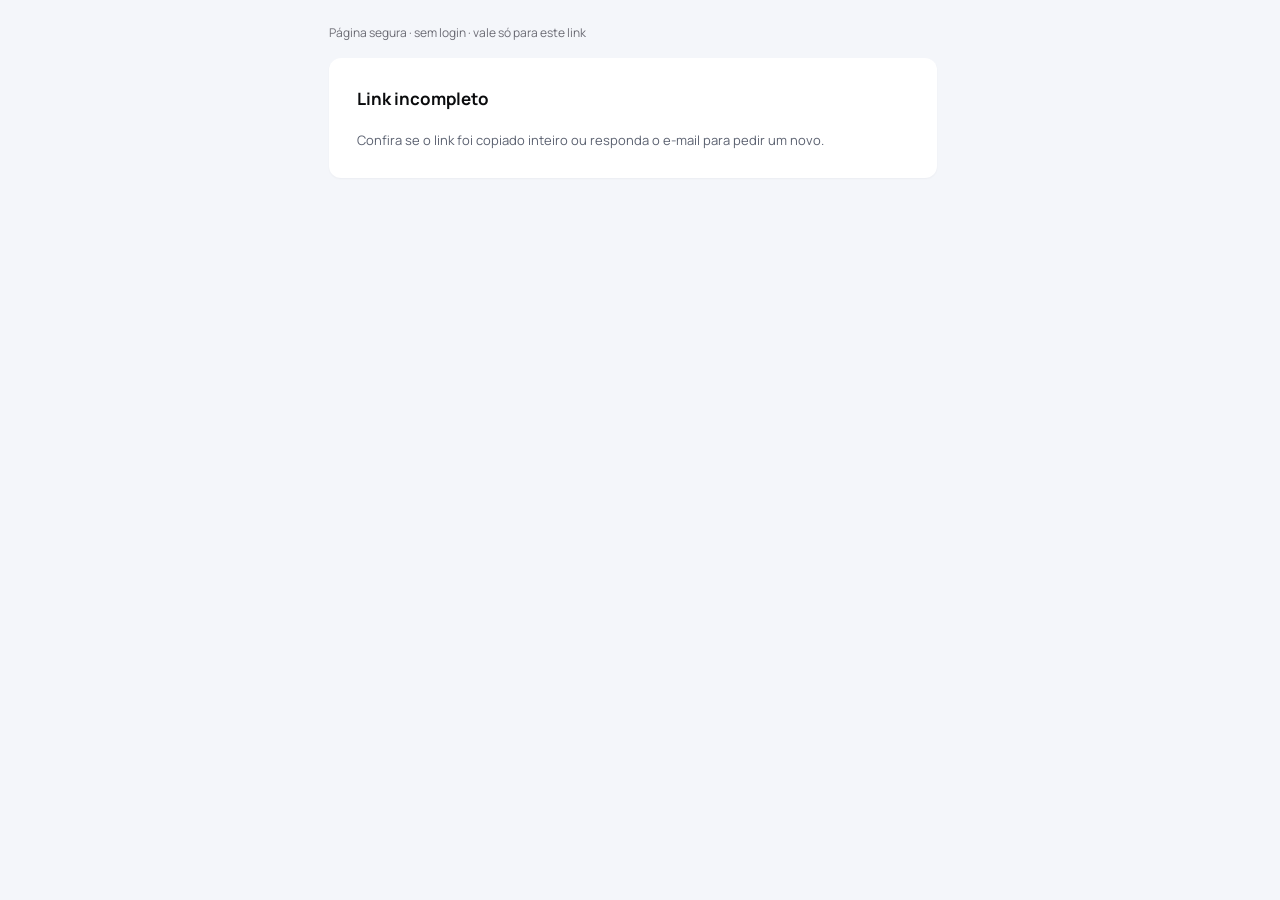
<file: app/confirmar.html>
<!doctype html>
<html lang="pt-BR">
<head>
<meta charset="utf-8">
<meta name="viewport" content="width=device-width, initial-scale=1, viewport-fit=cover">
<meta name="theme-color" content="#f4f6fa" media="(prefers-color-scheme: light)">
<meta name="theme-color" content="#000000" media="(prefers-color-scheme: dark)">
<meta name="robots" content="noindex, nofollow">
<title>Confirmar</title>
<link rel="preconnect" href="https://fonts.googleapis.com">
<link rel="preconnect" href="https://fonts.gstatic.com" crossorigin>
<link rel="stylesheet" href="https://fonts.googleapis.com/css2?family=Manrope:wght@400;500;600;700&family=Sora:wght@400;500;600;700&display=swap">
<link rel="stylesheet" href="css/sonvi.css?v=202611112105">
<!-- Página que o financeiro do veículo abre pelo e-mail (database/055): ?f=<token> confirma o faturamento (nº da nota);
     ?p=<token> responde se o cliente pagou. Sem login: só o que o link permite. Nada muda só por abrir. -->
<style>
  body { display:block; min-height:100%; background:var(--bg); }
  .cf { max-width:640px; margin:0 auto; padding:24px 16px 48px; display:flex; flex-direction:column; gap:16px; }
  .cf-top { display:flex; align-items:center; justify-content:space-between; gap:12px; flex-wrap:wrap; }
  .cf-top img { height:22px; width:auto; } .cf-top small { color:var(--ink-3); font-size:12px; }
  .cf .card { display:flex; flex-direction:column; gap:18px; padding:28px; }
  .cf-cab { display:flex; align-items:center; gap:12px; }
  .cf-selo { width:44px; height:44px; border-radius:50%; display:grid; place-items:center; font:700 12px var(--font); color:#fff; flex:none; overflow:hidden; }
  .cf-selo img { width:100%; height:100%; object-fit:cover; }
  .cf-cab h1 { margin:0; font:600 24px/1.2 var(--display); letter-spacing:-.01em; }
  .cf-cab small { color:var(--ink-2); font-size:13px; display:block; }
  .cf-dl { display:grid; grid-template-columns:minmax(120px, max-content) 1fr; gap:10px 16px; margin:0; padding:16px 18px; border:1px solid var(--line); border-radius:var(--radius-m); font-size:14px; }
  .cf-dl dt { color:var(--ink-3); } .cf-dl dd { margin:0; font-weight:600; min-width:0; overflow-wrap:anywhere; }
  .cf-g2 { display:grid; grid-template-columns:repeat(2, minmax(0, 1fr)); gap:14px; }
  .cf-op { display:flex; align-items:center; gap:12px; min-height:52px; padding:0 14px; border:1px solid var(--line); border-radius:var(--radius-m); font-size:15px; font-weight:600; cursor:pointer; }
  .cf-op:has(input:checked) { border:2px solid var(--accent); background:var(--accent-soft); padding:0 13px; }
  .cf-op input { width:20px; height:20px; margin:0; accent-color:var(--accent); }
  .cf-sub { display:flex; flex-direction:column; gap:14px; padding-left:14px; }
  .cf-sub[hidden] { display:none; }
  .cf .btn.pri { height:50px; justify-content:center; }
  .cf-ok { text-align:center; align-items:center; }
  .cf-ok .ic { width:56px; height:56px; border-radius:50%; background:var(--accent-soft); color:var(--accent); display:grid; place-items:center; }
  .cf-ok .ic svg { width:28px; height:28px; stroke:currentColor; fill:none; stroke-width:2.2; }
  .cf-nota { color:var(--ink-2); font-size:13px; line-height:1.6; margin:0; }
  .cf-erro { color:var(--red); font-size:13px; margin:0; }
  @media (max-width:520px) { .cf .card { padding:20px; } .cf-g2 { grid-template-columns:1fr; } .cf-dl { grid-template-columns:1fr; gap:2px; } .cf-dl dd { margin-bottom:8px; } }
</style>
</head>
<body>
<div class="cf">
  <div class="cf-top"><small>Página segura · sem login · vale só para este link</small></div>
  <main class="card" id="caixa" aria-live="polite"><b>Abrindo…</b></main>
</div>
<script src="js/config.js?v=202611112105"></script>
<script src="js/data.js?v=202611112105"></script>
<script>
(() => {
  const qs = new URLSearchParams(location.search), tf = qs.get('f') || '', tp = qs.get('p') || '';
  const token = tf || tp, modo = tf ? 'fat' : 'pag', caixa = document.getElementById('caixa');
  const esc = s => String(s ?? '').replace(/[&<>"]/g, c => ({ '&':'&amp;', '<':'&lt;', '>':'&gt;', '"':'&quot;' }[c]));
  const brl = v => 'R$ ' + Number(v || 0).toLocaleString('pt-BR', { minimumFractionDigits:2, maximumFractionDigits:2 });
  const dfmt = d => d ? `${d.slice(8, 10)}/${d.slice(5, 7)}/${d.slice(0, 4)}` : '';
  const hoje = () => { const d = new Date(); return `${d.getFullYear()}-${String(d.getMonth() + 1).padStart(2, '0')}-${String(d.getDate()).padStart(2, '0')}`; };
  const num = s => { const t = String(s || '').replace(/[^\d,.-]/g, ''); return Number(t.includes(',') ? t.replace(/\./g, '').replace(',', '.') : t) || 0; };
  const rpc = (fn, corpo) => fetch(window.SONVI_CONFIG.url + '/rest/v1/rpc/' + fn, { method:'POST', headers:{ apikey:window.SONVI_CONFIG.key, 'Content-Type':'application/json' }, body:JSON.stringify(corpo) })
    .then(async r => { const j = await r.json().catch(() => null); if (!r.ok) throw new Error((j && (j.message || j.hint)) || 'Não foi possível concluir. Tente de novo.'); return j; });
  const estado = (titulo, texto) => { caixa.innerHTML = `<b style="font-size:17px">${titulo}</b><p class="cf-nota">${texto}</p>`; };
  const nomeSalvo = '', lembrarNome = () => {};
  const tema = v => { if (v && /^#[0-9a-f]{6}$/i.test(v.cor || '')) { document.documentElement.style.setProperty('--accent', v.cor); document.documentElement.style.setProperty('--accent-soft', v.cor + '1f'); } };
  const cab = (v, rot, titulo) => `<div class="cf-cab"><span class="cf-selo" style="background:${esc(v.cor || '#0055ff')}">${v.logo ? `<img src="${esc(v.logo)}" alt="" width="44" height="44">` : esc(v.sigla || '')}</span><div><small>${esc(v.nome || '')} · ${rot}</small><h1>${titulo}</h1></div></div>`;
  const pronto = (v, titulo, texto) => { caixa.classList.add('cf-ok'); caixa.innerHTML = `<span class="ic"><svg viewBox="0 0 24 24" aria-hidden="true"><path d="M5 12.5l4.5 4.5L19 7.5"/></svg></span><h1 style="margin:0;font:600 22px var(--display)">${titulo}</h1><p class="cf-nota">${texto}</p><p class="cf-nota">${esc(v.nome || '')} · pode fechar esta página.</p>`; caixa.focus(); };
  const ativa = (form, fn) => form.addEventListener('submit', async e => { e.preventDefault(); const b = form.querySelector('button[type=submit]'), er = form.querySelector('.cf-erro');
    er.textContent = ''; b.disabled = true; try { await fn(new FormData(form)); } catch (x) { er.textContent = x.message; b.disabled = false; } });

  if (!/^[0-9a-f-]{36}$/i.test(token)) return estado('Link incompleto', 'Confira se o link foi copiado inteiro ou responda o e-mail para pedir um novo.');

  if (modo === 'fat') rpc('pedido_por_token', { p_token:token }).then(p => {
    if (!p) return estado('Link inválido', 'Este pedido não existe mais. Responda o e-mail para falar com quem enviou.');
    const v = p.veiculo || {}, d = p.dados || {}, parc = p.parcelas || [], um = parc.length <= 1; tema(v);
    if (p.situacao === 'faturado') return pronto(v, 'Faturamento já confirmado', `Nota ${esc(p.nota_fiscal)} · confirmado por ${esc(p.confirmado_por)} em ${dfmt(String(p.confirmado_em || '').slice(0, 10))}.`);
    caixa.innerHTML = `${cab(v, 'pedido de faturamento', 'Confirmar faturamento')}
      <dl class="cf-dl"><dt>PI</dt><dd>${esc([d.pi_no, d.titulo].filter(Boolean).join(' · '))}</dd><dt>Cliente</dt><dd>${esc([d.cliente, d.documento].filter(Boolean).join(' · '))}</dd>
        ${d.mes_nome ? `<dt>Mês veiculado</dt><dd>${esc(d.mes_nome)}</dd>` : ''}<dt>Valor</dt><dd>${brl(d.valor)}</dd>
        ${parc.length > 1 ? `<dt>Parcelas</dt><dd>${parc.map(x => `${x.parcela}ª ${brl(x.valor)} · ${x.vencimento ? dfmt(x.vencimento) : 'a combinar'}`).join('<br>')}</dd>` : ''}
        ${d.email_nota ? `<dt>Nota e boleto para</dt><dd>${esc(d.email_nota)}</dd>` : ''}</dl>
      <form id="fm" novalidate style="display:flex;flex-direction:column;gap:14px">
        <div class="cf-g2"><label class="f">Número da nota fiscal<input name="nf" required autocomplete="off" inputmode="numeric" placeholder="Ex.: 1.287"></label>
          ${um ? `<label class="f">Vencimento do boleto<input name="venc" type="date" value="${esc((parc[0] || {}).vencimento || d.vencimento || '')}"></label>` : ''}</div>
        <label class="f">Observação (opcional)<textarea name="obs" rows="2" placeholder="Ex.: boleto enviado ao cliente junto com a nota"></textarea></label>
        <label class="f">Seu nome<input name="nome" required autocomplete="name" value="${esc(nomeSalvo)}" placeholder="Ex.: Carla · Financeiro"></label>
        <p class="cf-erro" role="alert"></p>
        <button class="btn pri" type="submit">Confirmar faturamento</button>
        <p class="cf-nota">Ao confirmar, quem pediu vê "Faturado" com o número da nota na hora. Dúvidas? Responda o e-mail.</p></form>`;
    ativa(document.getElementById('fm'), async f => { const nf = String(f.get('nf') || '').trim(), nome = String(f.get('nome') || '').trim();
      if (!nf) throw new Error('Informe o número da nota fiscal.'); if (!nome) throw new Error('Informe o seu nome.');
      await rpc('confirmar_faturamento', { p_token:token, p_nf:nf, p_venc:f.get('venc') || null, p_obs:String(f.get('obs') || ''), p_nome:nome });
      lembrarNome(nome); pronto(v, 'Faturamento confirmado', `Nota ${esc(nf)} registrada. Obrigado!`); });
  }).catch(e => estado('Não foi possível abrir', esc(e.message)));

  if (modo === 'pag') rpc('parcela_por_token', { p_token:token }).then(l => {
    if (!l) return estado('Link inválido', 'Esta parcela não existe mais. Responda o e-mail para falar com quem enviou.');
    const v = l.veiculo || {}; tema(v);
    if (l.pago_em) return pronto(v, 'Esta parcela já está paga', `Baixa em ${dfmt(l.pago_em)}${l.respondido_por ? ` · informada por ${esc(l.respondido_por)}` : ''}.`);
    caixa.innerHTML = `${cab(v, l.perguntas > 1 ? `${l.perguntas}ª pergunta` : 'recebimento', 'O cliente pagou esta parcela?')}
      <dl class="cf-dl"><dt>Cliente</dt><dd>${esc(l.contraparte)}</dd>${l.pi ? `<dt>PI</dt><dd>${esc(l.pi)}</dd>` : ''}${l.nota_fiscal ? `<dt>Nota fiscal</dt><dd>${esc(l.nota_fiscal)}</dd>` : ''}
        <dt>Vencimento</dt><dd>${l.vencimento ? dfmt(l.vencimento) : 'a combinar'}</dd><dt>Valor</dt><dd>${brl(l.valor)}</dd></dl>
      ${l.resposta === 'ainda_nao' ? `<p class="cf-nota">Última resposta: "Ainda não", em ${dfmt(String(l.respondido_em || '').slice(0, 10))}${l.respondido_por ? ` (${esc(l.respondido_por)})` : ''}.</p>` : ''}
      <form id="fm" novalidate style="display:flex;flex-direction:column;gap:12px">
        <fieldset style="border:0;padding:0;margin:0;display:flex;flex-direction:column;gap:10px"><legend class="f" style="margin-bottom:8px;font-weight:600">Resposta</legend>
          <label class="cf-op"><input type="radio" name="r" value="sim" checked>Sim, pagou</label>
          <div class="cf-sub" id="sub"><div class="cf-g2"><label class="f">Data em que o dinheiro entrou<input name="data" type="date" value="${hoje()}" max="${hoje()}"></label>
            <label class="f">Valor recebido (R$)<input name="valor" inputmode="decimal" value="${Number(l.valor).toLocaleString('pt-BR', { minimumFractionDigits:2 })}"></label></div></div>
          <label class="cf-op"><input type="radio" name="r" value="nao">Ainda não</label></fieldset>
        <label class="f">Seu nome<input name="nome" required autocomplete="name" value="${esc(nomeSalvo)}" placeholder="Ex.: Carla · Financeiro"></label>
        <p class="cf-erro" role="alert"></p>
        <button class="btn pri" type="submit">Enviar resposta</button>
        <p class="cf-nota">"Ainda não": perguntamos de novo em 7 dias. Valor menor que o da parcela fica como pago em parte, e o restante continua em aberto.</p></form>`;
    const fm = document.getElementById('fm');
    fm.addEventListener('change', () => { document.getElementById('sub').hidden = fm.r.value !== 'sim'; });
    ativa(fm, async f => { const sim = f.get('r') === 'sim', nome = String(f.get('nome') || '').trim();
      if (!nome) throw new Error('Informe o seu nome.');
      const valor = sim ? num(f.get('valor')) : null, data = sim ? String(f.get('data') || '') : null;
      if (sim && !data) throw new Error('Informe a data em que o dinheiro entrou.');
      if (sim && !(valor > 0)) throw new Error('Informe o valor recebido.');
      const r = await rpc('responder_pagamento', { p_token:token, p_pagou:sim, p_data:data, p_valor:valor, p_nome:nome });
      lembrarNome(nome);
      if (!sim) pronto(v, 'Resposta registrada', 'Obrigado! Perguntamos de novo em 7 dias.');
      else pronto(v, 'Pagamento registrado', r && r.resto > 0 ? `Recebido ${brl(valor)}. Ficam ${brl(r.resto)} em aberto, com o mesmo vencimento.` : `Recebido ${brl(valor)} em ${dfmt(data)}. Obrigado!`); });
  }).catch(e => estado('Não foi possível abrir', esc(e.message)));
})();
</script>
</body>
</html>
</file>
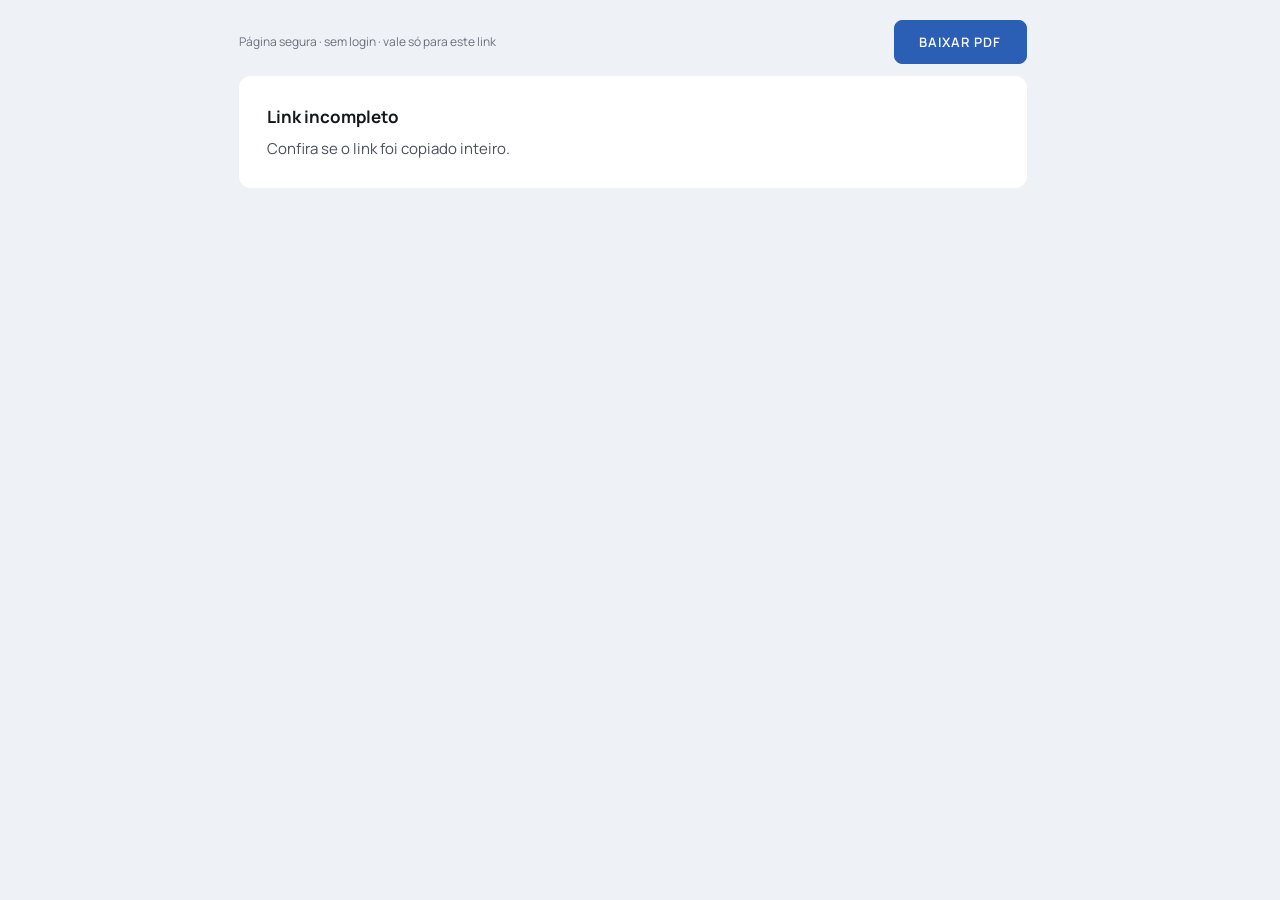
<file: app/extrato.html>
<!doctype html>
<html lang="pt-BR">
<head>
<meta charset="utf-8">
<meta name="viewport" content="width=device-width, initial-scale=1, viewport-fit=cover">
<meta name="robots" content="noindex, nofollow">
<title>Extrato de comissão</title>
<link rel="preconnect" href="https://fonts.googleapis.com">
<link rel="preconnect" href="https://fonts.gstatic.com" crossorigin>
<link rel="stylesheet" href="https://fonts.googleapis.com/css2?family=Manrope:wght@400;500;600;700&family=Sora:wght@400;500;600;700&display=swap">
<link rel="stylesheet" href="css/sonvi.css?v=202611112105">
<!-- Extrato de comissão do consultor (database/068): extrato.html?e=<token>, sem login. Só o extrato daquele consultor,
     de um mês fechado. Com o nome da empresa comercial, nunca SONVI. "Baixar PDF" imprime a folha. -->
<style>
  body { display:block; min-height:100%; background:#eef1f6; color-scheme:light; }
  .ex { max-width:820px; margin:0 auto; padding:20px 16px 48px; display:flex; flex-direction:column; gap:12px; }
  .ex-top { display:flex; align-items:center; justify-content:space-between; gap:12px; flex-wrap:wrap; } .ex-top small { color:#6b6f7a; font-size:12px; }
  .ex-acoes { display:flex; gap:8px; flex-wrap:wrap; }
  .ex-folha { border-radius:12px; overflow:hidden; box-shadow:0 1px 2px rgba(0,0,0,.06), 0 12px 32px -12px rgba(16,24,40,.18); background:#fff; }
  .ex-estado { background:#fff; border-radius:12px; padding:28px; color:#15171c; } .ex-estado p { color:#4b4f5a; margin:8px 0 0; }
  .ex .btn { background:#fff; color:#15171c; border-color:rgba(21,23,28,.55); } .ex .btn.pri { background:#2b5fb5; border-color:#2b5fb5; color:#fff; }
  @media print { @page { size:A4; margin:10mm; } body { background:#fff; } .ex { padding:0; max-width:none; } .ex-top { display:none; } .ex-folha { box-shadow:none; border-radius:0; } body > .ex:not(#print) { display:block !important; } }
</style>
</head>
<body>
<div class="ex">
  <div class="ex-top"><small>Página segura · sem login · vale só para este link</small><span class="ex-acoes" id="acoes" hidden><button class="btn pri" type="button" id="pdf">Baixar PDF</button></span></div>
  <main id="caixa" aria-live="polite"><div class="ex-estado"><b>Abrindo…</b></div></main>
</div>
<script src="js/config.js?v=202611112105"></script>
<script src="js/extrato-folha.js?v=202611112105"></script>
<script>
(() => {
  const token = new URLSearchParams(location.search).get('e') || '', caixa = document.getElementById('caixa');
  const MESES = ['janeiro', 'fevereiro', 'março', 'abril', 'maio', 'junho', 'julho', 'agosto', 'setembro', 'outubro', 'novembro', 'dezembro'];
  const esc = s => String(s ?? '').replace(/[&<>"]/g, c => ({ '&':'&amp;', '<':'&lt;', '>':'&gt;', '"':'&quot;' }[c]));
  const estado = (t, x) => { caixa.innerHTML = `<div class="ex-estado"><b style="font-size:17px">${t}</b><p>${x}</p></div>`; };
  if (!/^[0-9a-f-]{36}$/i.test(token)) return estado('Link incompleto', 'Confira se o link foi copiado inteiro.');
  fetch(window.SONVI_CONFIG.url + '/rest/v1/rpc/extrato_por_token', { method:'POST', headers:{ apikey:window.SONVI_CONFIG.key, 'Content-Type':'application/json' }, body:JSON.stringify({ p_token:token }) })
    .then(r => r.json().then(j => { if (!r.ok) throw new Error((j && j.message) || 'Não foi possível abrir.'); return j; }))
    .then(x => {
      if (!x) return estado('Link inválido', 'Este extrato não existe mais.');
      if (x.reaberto) return estado('Extrato em revisão', 'O mês foi reaberto para ajuste. Quando for fechado de novo, um novo extrato chega para você.');
      const m = String(x.mes); document.title = `Extrato de comissão · ${MESES[+m.slice(5) - 1]}/${m.slice(0, 4)}`;
      caixa.innerHTML = `<div class="ex-folha">${window.SONVI_EXTRATO.html(x)}</div>`;
      document.getElementById('acoes').hidden = false; document.getElementById('pdf').onclick = () => window.print();
    }).catch(e => estado('Não foi possível abrir', esc(e.message)));
})();
</script>
</body>
</html>
</file>
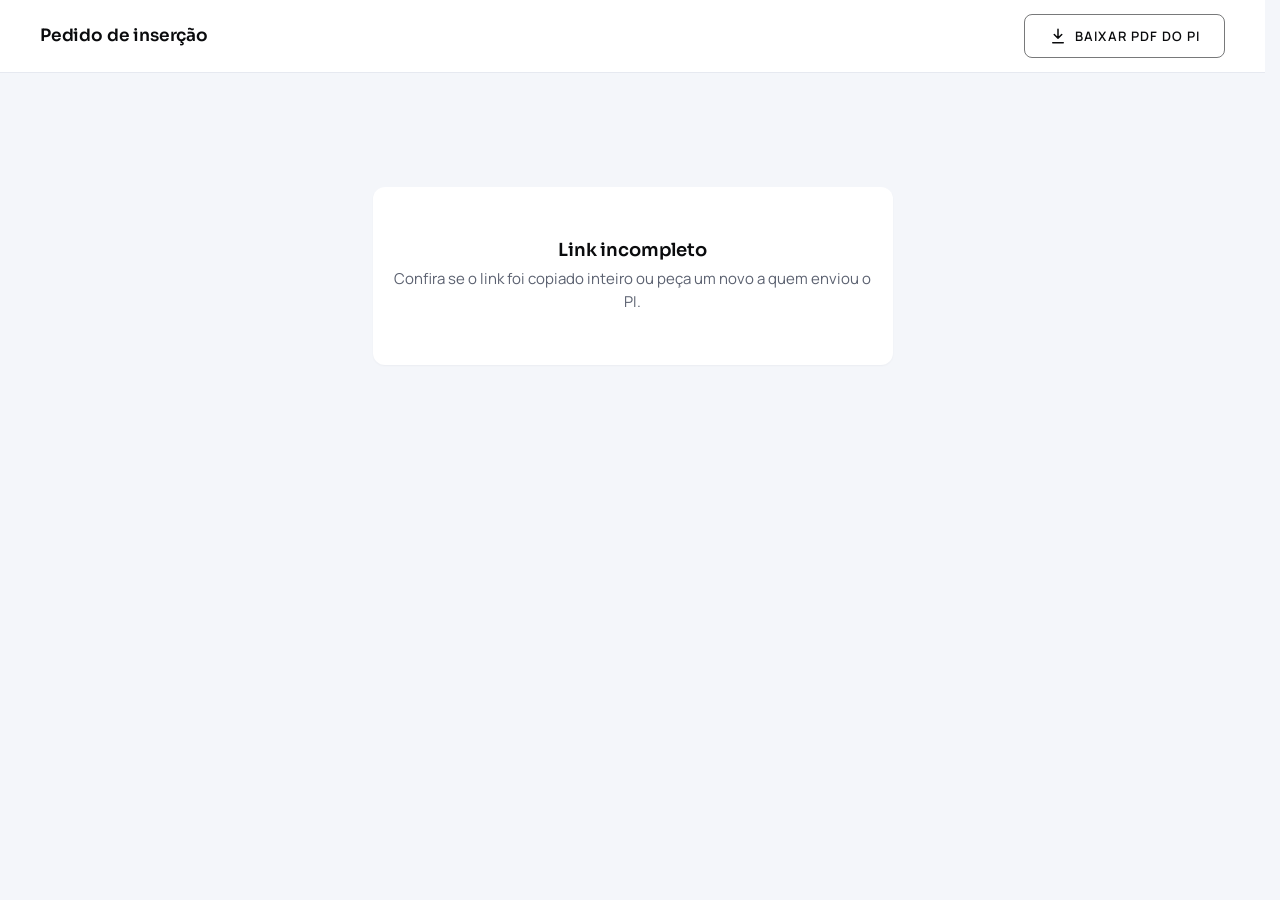
<file: app/pi.html>
<!doctype html>
<html lang="pt-BR">
<head>
<meta charset="utf-8">
<meta name="viewport" content="width=device-width, initial-scale=1, viewport-fit=cover">
<meta name="theme-color" content="#f4f6fa" media="(prefers-color-scheme: light)">
<meta name="theme-color" content="#000000" media="(prefers-color-scheme: dark)">
<meta name="robots" content="noindex, nofollow">
<title>Pedido de inserção</title>
<link rel="preconnect" href="https://fonts.googleapis.com">
<link rel="preconnect" href="https://fonts.gstatic.com" crossorigin>
<link rel="stylesheet" href="https://fonts.googleapis.com/css2?family=Manrope:wght@400;500;600;700&family=Sora:wght@400;500;600;700&display=swap">
<link rel="stylesheet" href="css/sonvi.css?v=202611112105">
<!-- Página que a OPEC abre pelo link do e-mail do PI (sem login; a OPEC não entra no SONVI desde 31/10/2026):
     abrir registra o recebimento (pi_aberto); abas com o PI do veículo, o PI original da agência e as mídias;
     abrir já marca como programado (database/077) e fica "Devolver com o motivo", pela função de borda opec_link. -->
<style>
  body { display:block; min-height:100%; }
  .pub-barra { position:sticky; top:0; z-index:5; display:flex; align-items:center; gap:14px; flex-wrap:wrap; padding:14px clamp(16px, 4vw, 40px); padding-top:calc(14px + env(safe-area-inset-top, 0px)); background:color-mix(in srgb, var(--surface) 96%, transparent); backdrop-filter:blur(12px); border-bottom:1px solid var(--line); }
  .pub-barra .tx { display:flex; flex-direction:column; flex:1 1 220px; min-width:0; }
  .pub-barra h1 { margin:0; font:600 17px/1.25 var(--display); letter-spacing:-.01em; } .pub-barra small { color:var(--ink-2); font-size:13px; }
  .pub-barra .btn { height:44px; }
  main { padding:24px clamp(16px, 4vw, 40px) 0; display:flex; flex-direction:column; align-items:center; gap:16px; }
  main[hidden] { display:none; }
  .pub-vazio { max-width:520px; text-align:center; margin-top:10vh; }
  .pub-wrap { width:calc(100% - 2 * clamp(16px, 4vw, 40px)); max-width:1320px; margin:18px auto 0; }
  .pub-wrap[hidden] { display:none; }
  /* painel da OPEC: recebido · programado · ação */
  .op-painel { display:grid; grid-template-columns:auto auto 1fr; gap:14px 28px; align-items:center; padding:16px 20px; }
  .op-et { display:flex; gap:10px; align-items:flex-start; }
  .op-et .b { width:22px; height:22px; border-radius:50%; flex:none; display:grid; place-items:center; color:#fff; font-size:13px; font-weight:700; margin-top:1px; border:2px solid var(--line); }
  .op-et .b.f { background:var(--green); border-color:var(--green); }
  .op-et b { display:block; font-size:14px; } .op-et small { color:var(--ink-2); font-size:13px; }
  .op-acao { display:flex; gap:10px; align-items:flex-end; justify-content:flex-end; flex-wrap:wrap; }
  .op-acao label { display:flex; flex-direction:column; gap:4px; font-size:12.5px; color:var(--ink-2); }
  .op-acao input { height:44px; border:1px solid var(--line); border-radius:8px; padding:0 12px; font:inherit; font-size:15px; background:var(--surface); color:var(--ink); min-width:0; }
  .op-acao input[name=nome] { width:200px; }
  .op-acao .btn.ok { background:var(--green); border-color:var(--green); color:#fff; height:44px; }
  .op-dev { grid-column:1 / -1; display:flex; justify-content:flex-end; margin-top:-6px; }
  .op-dev button { background:none; border:0; padding:4px 0; color:var(--ink-2); text-decoration:underline; font:500 13px var(--font); cursor:pointer; }
  .op-devform { grid-column:1 / -1; border-top:1px solid var(--line); padding-top:14px; display:flex; flex-direction:column; gap:10px; }
  .op-devform textarea { min-height:84px; border:1px solid var(--line); border-radius:8px; padding:10px 12px; font:inherit; background:var(--surface); color:var(--ink); resize:vertical; }
  .op-devform .row { display:flex; gap:10px; justify-content:flex-end; flex-wrap:wrap; }
  .op-msg { grid-column:1 / -1; font-size:14px; } .op-msg.erro { color:var(--red); } .op-msg.bom { color:var(--green); font-weight:600; }
  .op-fim { grid-column:3; justify-self:end; }
  /* abas */
  .op-abas { display:flex; gap:4px; border-bottom:1px solid var(--line); margin:18px 0 0; flex-wrap:nowrap; overflow-x:auto; scrollbar-width:none; }
  .op-abas button { flex:none; white-space:nowrap; }
  .op-abas button { background:none; border:0; border-bottom:2px solid transparent; padding:10px 14px; font:600 14px var(--font); color:var(--ink-2); cursor:pointer; min-height:44px; }
  .op-abas button[aria-selected=true] { color:var(--ink); border-color:var(--accent); }
  .op-abas .pill { margin-left:6px; }
  #print { display:block; margin:18px 0 60px; }
  #print[hidden], .op-pane[hidden] { display:none; }
  .pub-folha { transform-origin:0 0; }
  .pub-folha .pi-envio { width:1300px; background:#fff; padding:28px 32px; border-radius:4px; box-shadow:0 14px 40px -16px rgba(10,20,60,.35); }
  .op-pane { margin:18px 0 60px; }
  .op-orig { display:flex; gap:12px; align-items:center; flex-wrap:wrap; padding:14px 18px; }
  .op-orig .tx { flex:1; min-width:200px; } .op-orig .tx b { display:block; } .op-orig .tx small { color:var(--ink-2); }
  .op-orig-ver { margin-top:12px; border-radius:12px; overflow:hidden; }
  .op-orig-ver iframe { width:100%; height:80vh; border:0; display:block; }
  .op-orig-ver img { width:100%; height:auto; display:block; }
  .op-mid { padding:6px 18px; } .op-mid div { display:flex; gap:12px; align-items:center; padding:12px 0; border-top:1px solid var(--line); } .op-mid div:first-child { border-top:0; }
  .op-mid .tx { flex:1; min-width:0; } .op-mid .tx b { display:block; overflow-wrap:anywhere; } .op-mid .tx small { color:var(--ink-2); }
  @media (max-width:900px) { .op-painel { grid-template-columns:1fr 1fr; } .op-acao { grid-column:1 / -1; justify-content:stretch; } .op-acao label { flex:1 1 160px; } .op-acao input[name=nome] { width:100%; } .op-acao .btn { flex:1 1 100%; justify-content:center; } .op-fim { grid-column:1 / -1; justify-self:start; } }
  @media print { .pub-folha { transform:none !important; width:auto !important; height:auto !important; } .pub-folha .pi-envio { width:auto; padding:0; box-shadow:none; border-radius:0; } .pub-wrap { max-width:none; width:auto; margin:0; } .op-painel, .op-abas, .op-pane { display:none !important; } #print { margin:0; }
    /* sonvi.css esconde tudo o que não é #print direto no body; aqui o #print fica dentro do #wrap (03/11/2026: o PDF saía em branco) */
    body > #wrap { display:block !important; } }
</style>
<style id="pagina">@media print { @page { size:legal landscape; margin:8mm; } }</style>
</head>
<body>
<header class="pub-barra" id="barra" hidden><div class="tx"><h1 id="titulo">Pedido de inserção</h1><small id="situacao"></small></div>
  <button class="btn" type="button" id="baixar"><svg viewBox="0 0 24 24" aria-hidden="true"><path d="M12 3v12M7 10l5 5 5-5M5 21h14"/></svg>Baixar PDF do PI</button></header>
<main id="principal"><div class="card empty pub-vazio" id="estado" role="status"><b>Abrindo o PI…</b></div></main>
<div class="pub-wrap" id="wrap" hidden>
  <section class="card op-painel" id="painel" aria-label="Andamento na OPEC"></section>
  <div class="op-abas" role="tablist" id="abas">
    <button role="tab" aria-selected="true" data-aba="pi" id="abaPi">PI</button>
    <button role="tab" aria-selected="false" data-aba="orig" id="abaOrig" hidden>PI original da agência</button>
    <button role="tab" aria-selected="false" data-aba="mid" id="abaMid" hidden>Mídias</button>
  </div>
  <div id="print" role="tabpanel" aria-label="PI"></div>
  <div class="op-pane" id="paneOrig" role="tabpanel" hidden></div>
  <div class="op-pane" id="paneMid" role="tabpanel" hidden></div>
</div>
<script src="js/config.js?v=202611112105"></script>
<script src="js/data.js?v=202611112105"></script>
<script src="js/folha.js?v=202611112105"></script>
<script src="js/pi-pdf.js?v=202611112105"></script>
<script>
(() => {
  const token = new URLSearchParams(location.search).get('p') || '';
  const el = id => document.getElementById(id);
  const esc = s => String(s == null ? '' : s).replace(/[&<>"]/g, c => ({ '&':'&amp;', '<':'&lt;', '>':'&gt;', '"':'&quot;' }[c]));
  const estado = (titulo, texto) => { el('estado').innerHTML = `<b>${titulo}</b>${texto}`; el('principal').hidden = false; };
  const SIT = { opec:'Na OPEC, aguardando programação', aprovado:'Aprovado, aguardando programação', programado:'Programado', faturado:'Programado e faturado' };
  const cfg = window.SONVI_CONFIG, H = { apikey:cfg.key, 'Content-Type':'application/json' };
  const rpc = (f, corpo) => fetch(`${cfg.url}/rest/v1/rpc/${f}`, { method:'POST', headers:H, body:JSON.stringify(corpo) });
  const opec = corpo => fetch(`${cfg.url}/functions/v1/opec_link`, { method:'POST', headers:Object.assign({ Authorization:'Bearer ' + cfg.key }, H), body:JSON.stringify(Object.assign({ token }, corpo)) })
    .then(r => r.json().catch(() => ({})).then(j => { if (!r.ok || j.erro) throw new Error(j.erro || 'Não foi possível concluir. Tente de novo.'); return j; }));
  const quando = iso => { if (!iso) return ''; const d = new Date(iso); return d.toLocaleDateString('pt-BR', { day:'2-digit', month:'2-digit' }) + ' às ' + d.toLocaleTimeString('pt-BR', { hour:'2-digit', minute:'2-digit' }); };
  const guardaNome = n => { try { localStorage.setItem('sonvi-opec-nome', n); } catch (e) { /* sem armazenamento */ } };
  const nomeSalvo = () => { try { return localStorage.getItem('sonvi-opec-nome') || ''; } catch (e) { return ''; } };
  let info = { status:'', recebido_em:null, programado:null, original:null, midias:[] }, devAberto = false;

  // O PI é largo (folha deitada): na tela ele é encolhido para caber; na impressão volta ao tamanho real
  const ajusta = () => { const f = document.querySelector('.pub-folha'), d = f && f.querySelector('.pi-envio'); if (!d || el('print').hidden) return;
    f.style.transform = ''; const k = Math.min(1, el('print').clientWidth / d.offsetWidth);
    f.style.transform = `scale(${k})`; f.style.width = d.offsetWidth * k + 'px'; f.style.height = d.offsetHeight * k + 'px'; };

  // Abrir o link já conta como programado (03/11/2026, database/077): a função opec_link marca e avisa o consultor.
  // Fica só "Devolver com o motivo", enquanto nenhuma venda do PI foi lançada (o banco confere).
  const painel = (msg, tipo) => {
    const prog = ['programado', 'faturado'].includes(info.status), espera = ['opec', 'aprovado'].includes(info.status), p = info.programado;
    const podeDev = espera || info.status === 'programado';
    el('painel').innerHTML = `
      <div class="op-et"><span class="b f" aria-hidden="true">✓</span><div><b>Recebido</b><small>${info.recebido_em ? quando(info.recebido_em) : 'agora'}</small></div></div>
      <div class="op-et"><span class="b${prog ? ' f' : ''}" aria-hidden="true">${prog ? '✓' : ''}</span><div><b>Programado</b><small>${prog ? (p ? quando(p.em) : 'sim') : espera ? 'confirmando…' : '—'}</small></div></div>
      ${prog && !msg ? '<div class="op-fim muted small">PI recebido e programado. Quem enviou já foi avisado.</div>' : ''}
      ${podeDev ? (devAberto ? `<form class="op-devform" id="fDev" novalidate>
          <label class="f">Seu nome<input name="nome" autocomplete="name" maxlength="80" value="${esc(nomeSalvo())}" required></label>
          <label class="f">O que precisa ser ajustado?<textarea name="motivo" maxlength="1000" required placeholder="Ex.: falta o áudio do spot de 30&quot;; o período no PI da agência é outro."></textarea></label>
          <div class="row"><button class="btn" type="button" id="devVolta">Voltar</button><button class="btn danger" type="submit">Devolver o PI</button></div></form>`
        : `<div class="op-dev"><button type="button" id="devAbre">Tem algum problema? Devolver com o motivo</button></div>`) : ''}
      <div class="op-msg ${tipo || ''}" role="status" id="opMsg">${msg ? esc(msg) : ''}</div>`;
  };
  const aviso = (msg, tipo) => { const m = el('opMsg'); if (!m) return painel(msg, tipo); m.className = 'op-msg ' + (tipo || ''); m.textContent = msg; };

  const abas = () => {
    const o = info.original, n = (info.midias || []).length;
    el('abaOrig').hidden = !o; el('abaMid').hidden = !n;
    if (o) { const pdf = /pdf/i.test(o.tipo) || /\.pdf$/i.test(o.nome), img = /^image\//i.test(o.tipo);
      el('abaOrig').innerHTML = `PI original da agência${o.assinado === true ? ' <span class="pill" style="--tone:var(--green)">Assinado</span>' : o.assinado === false ? ' <span class="pill" style="--tone:var(--orange)">Sem assinatura</span>' : ''}`;
      el('paneOrig').innerHTML = `<div class="card op-orig"><div class="tx"><b>${esc(o.nome)}</b><small>Documento que a agência ou o cliente mandou · ${esc(o.tamanho)}${o.assinado === true ? ' · assinado' : o.assinado === false ? ' · sem assinatura' : ''}</small></div>
        <a class="btn" href="${esc(o.url)}" target="_blank" rel="noopener">Abrir em outra aba</a></div>
        ${pdf || img ? '<div class="op-orig-ver" id="opFolha"></div>' : ''}`;
      // Sempre deitado (folha.js): o giro guardado na importação, senão página em pé gira sozinha
      if ((pdf || img) && window.SONVI_FOLHA) window.SONVI_FOLHA.montar(el('opFolha'), { url:o.url, tipo:o.tipo, nome:o.nome, titulo:o.nome, giro:o.giro, altura:'75vh', abrir:false }); }
    if (n) { el('abaMid').textContent = `Mídias (${n})`;
      el('paneMid').innerHTML = `<div class="card op-mid">${info.midias.map(m => `<div><span class="tx"><b>${esc(m.nome)}</b><small>${m.arquivo ? 'Arquivo' : 'Link'}${m.info ? ' · ' + esc(m.info) : ''}</small></span><a class="btn sm" href="${esc(m.url)}" target="_blank" rel="noopener">${m.arquivo ? 'Baixar' : 'Abrir'}</a></div>`).join('')}</div>
        ${info.midias.some(m => m.arquivo) ? '<p class="muted small">Os links dos arquivos valem por 30 dias.</p>' : ''}`; }
  };
  el('abas').addEventListener('click', e => { const b = e.target.closest('[data-aba]'); if (!b) return;
    el('abas').querySelectorAll('[data-aba]').forEach(x => x.setAttribute('aria-selected', String(x === b)));
    el('print').hidden = b.dataset.aba !== 'pi'; el('paneOrig').hidden = b.dataset.aba !== 'orig'; el('paneMid').hidden = b.dataset.aba !== 'mid';
    if (b.dataset.aba === 'pi') requestAnimationFrame(ajusta); });

  el('painel').addEventListener('click', e => {
    if (e.target.id === 'devAbre') { devAberto = true; painel(); const t = el('painel').querySelector('textarea'); if (t) t.focus(); }
    if (e.target.id === 'devVolta') { devAberto = false; painel(); }
  });
  el('painel').addEventListener('submit', async e => { e.preventDefault();
    const f = e.target; if (f.id !== 'fDev') return;
    const nome = f.nome.value.trim(), motivo = f.motivo.value.trim();
    if (!nome) { aviso('Escreva o seu nome para registrar quem devolveu.', 'erro'); f.nome.focus(); return; }
    if (!motivo) { f.motivo.focus(); return; }
    guardaNome(nome);
    const bt = f.querySelector('button[type=submit]'); bt.disabled = true;
    try {
      await opec({ acao:'devolver', nome, motivo });
      info.status = 'devolvido'; el('situacao').textContent = 'Devolvido para ajuste';
      el('painel').innerHTML = `<div class="op-msg bom" role="status" style="grid-column:1/-1">PI devolvido. Quem enviou já foi avisado e vai mandar de novo com o ajuste.</div>`;
    } catch (err) { bt.disabled = false; aviso(err.message, 'erro'); }
  });

  if (!/^[0-9a-f-]{36}$/i.test(token)) return estado('Link incompleto', 'Confira se o link foi copiado inteiro ou peça um novo a quem enviou o PI.');
  rpc('pi_por_link', { p_token:token }).then(r => r.ok ? r.json() : Promise.reject(r))
    .then(lista => {
      const p = lista && lista[0];
      if (!p) return estado('Este PI não está disponível', 'Ele pode ter voltado para ajuste ou sido cancelado. Fale com quem enviou.');
      el('principal').hidden = true;
      el('print').innerHTML = `<div class="pub-folha">${p.html}</div>`; el('wrap').hidden = false;
      const papel = (el('print').querySelector('.pi-envio') || {}).dataset || {};
      el('pagina').textContent = `@media print { @page { size:${papel.papel === 'a4' ? 'A4' : 'legal'} landscape; margin:8mm; } }`;
      el('titulo').textContent = p.numero; document.title = p.numero; el('abaPi').textContent = p.numero; el('print').setAttribute('aria-label', p.numero);
      info.status = p.status; el('situacao').textContent = SIT[p.status] || '';
      el('barra').hidden = false; painel();
      // Avisa o SONVI que a OPEC abriu o PI ("Recebido pela OPEC", database/057); depois busca original, mídias e andamento
      rpc('pi_aberto', { p_token:token }).catch(() => null).then(r => r && r.ok ? r.json() : null).then(em => { if (em) info.recebido_em = em; })
        .finally(() => opec({ acao:'abrir' }).then(j => { Object.assign(info, j, { recebido_em:j.recebido_em || info.recebido_em }); el('situacao').textContent = SIT[info.status] || ''; abas(); painel(); }).catch(() => painel()));
      requestAnimationFrame(ajusta); window.addEventListener('resize', ajusta);
      (document.fonts ? document.fonts.ready : Promise.resolve()).then(ajusta);
    })
    .catch(() => estado('Não foi possível abrir o PI', 'Verifique a internet e tente de novo.'));
  // 10/11/2026: o PDF é gerado aqui mesmo (js/pi-pdf.js), sempre deitado; o Safari do iPhone ignorava o @page e espremia o PI
  el('baixar').addEventListener('click', async () => { const b = el('baixar'), envio = el('print').querySelector('.pi-envio'); if (!envio || b.disabled) return;
    const txt = b.innerHTML; b.disabled = true; b.lastChild.textContent = 'Gerando o PDF…';
    let falhou = false;
    try { await window.sonviPdfPI(envio.outerHTML, envio.dataset.papel, document.title || 'PI'); } catch (e) { console.error(e); falhou = true; } finally { b.disabled = false; b.innerHTML = txt; }
    if (falhou) { b.lastChild.textContent = 'Não deu certo · tente de novo'; setTimeout(() => { b.innerHTML = txt; }, 4000); } });
})();
</script>
</body>
</html>
</file>
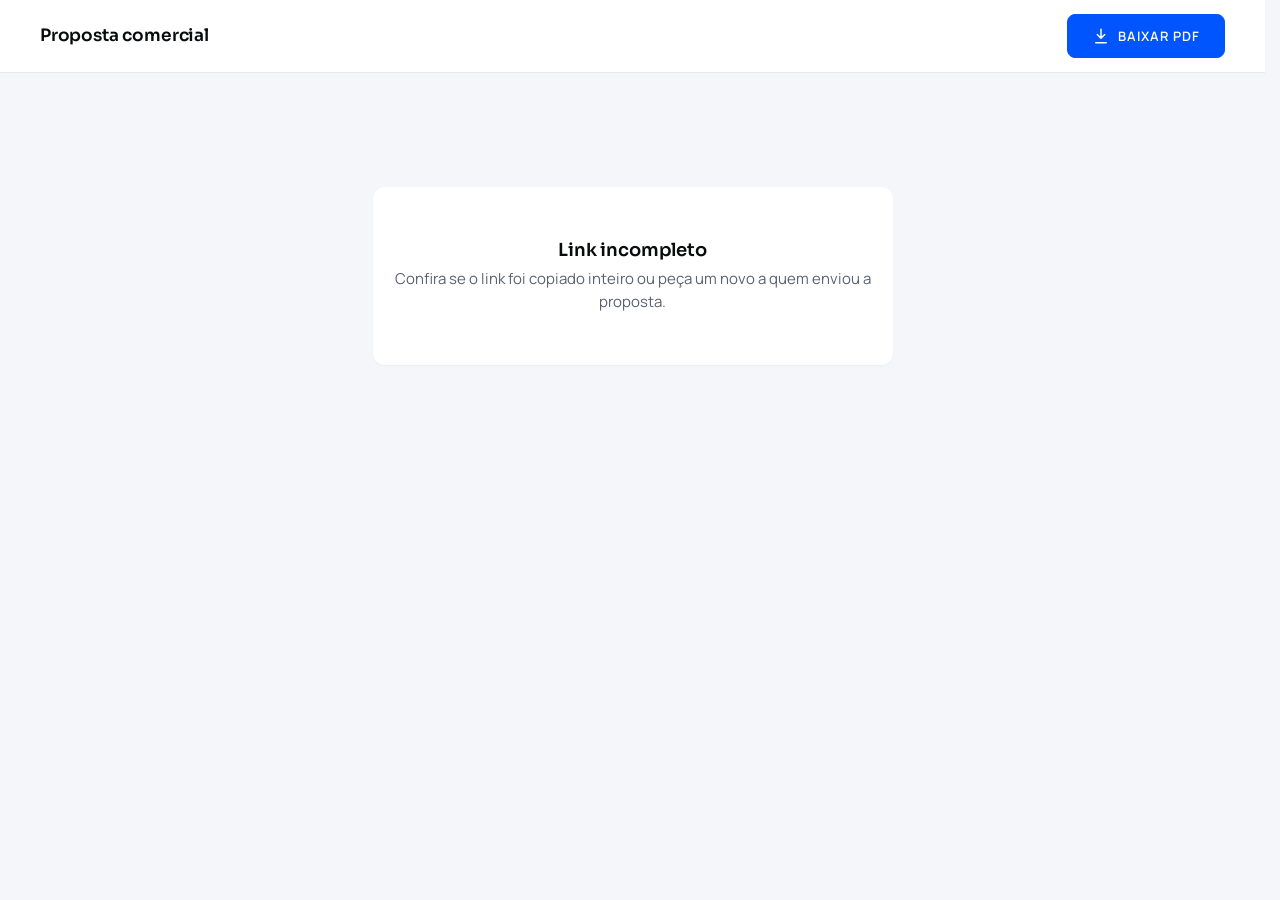
<file: app/proposta.html>
<!doctype html>
<html lang="pt-BR">
<head>
<meta charset="utf-8">
<meta name="viewport" content="width=device-width, initial-scale=1, viewport-fit=cover">
<meta name="theme-color" content="#f4f6fa" media="(prefers-color-scheme: light)">
<meta name="theme-color" content="#000000" media="(prefers-color-scheme: dark)">
<meta name="robots" content="noindex, nofollow">
<title>Proposta comercial</title>
<link rel="preconnect" href="https://fonts.googleapis.com">
<link rel="preconnect" href="https://fonts.gstatic.com" crossorigin>
<link rel="stylesheet" href="https://fonts.googleapis.com/css2?family=Manrope:wght@400;500;600;700&family=Sora:wght@400;500;600;700&display=swap">
<link rel="stylesheet" href="css/sonvi.css?v=202611112105">
<!-- Página que o cliente abre pelo link da proposta (WhatsApp ou e-mail): sem login, mostra só o documento enviado. -->
<style>
  body { display:block; min-height:100%; }
  .pub-barra { position:sticky; top:0; z-index:5; display:flex; align-items:center; gap:14px; flex-wrap:wrap; padding:14px clamp(16px, 4vw, 40px); padding-top:calc(14px + env(safe-area-inset-top, 0px)); background:color-mix(in srgb, var(--surface) 96%, transparent); backdrop-filter:blur(12px); border-bottom:1px solid var(--line); }
  .pub-barra .tx { display:flex; flex-direction:column; flex:1 1 220px; min-width:0; }
  .pub-barra b { font:600 17px/1.25 var(--display); letter-spacing:-.01em; } .pub-barra small { color:var(--ink-2); font-size:13px; }
  .pub-barra .btn { height:44px; }
  main { padding:24px clamp(16px, 4vw, 40px) 0; display:flex; flex-direction:column; align-items:center; gap:16px; }
  main:has(> :not([hidden])) { padding-bottom:16px; }
  .pub-aviso { max-width:794px; width:100%; margin:0; }
  #print { display:block; width:calc(100% - 2 * clamp(16px, 4vw, 40px)); max-width:794px; margin:8px auto 60px; }
  #print[hidden] { display:none; }
  .pub-folha { transform-origin:0 0; } .pub-folha .prdoc { box-shadow:0 14px 40px -16px rgba(10,20,60,.35); border-radius:4px; overflow:hidden; }
  .pub-vazio { max-width:520px; text-align:center; margin-top:10vh; }
  @media print { @page { size:A4 portrait; margin:0; } .pub-folha { transform:none !important; width:auto !important; height:auto !important; } .pub-folha .prdoc { box-shadow:none; border-radius:0; } #print { max-width:none; width:auto; margin:0; } }
</style>
</head>
<body>
<header class="pub-barra" id="barra" hidden><div class="tx"><b id="titulo">Proposta comercial</b><small id="validade"></small></div>
  <button class="btn pri" type="button" id="baixar"><svg viewBox="0 0 24 24" aria-hidden="true"><path d="M12 3v12M7 10l5 5 5-5M5 21h14"/></svg>Baixar PDF</button></header>
<main id="principal">
  <div class="card empty pub-vazio" id="estado" role="status"><b>Abrindo a proposta…</b></div>
  <div class="note info pub-aviso" id="aviso" hidden></div>
</main>
<div id="print" role="region" aria-label="Proposta comercial" hidden></div>
<script src="js/config.js?v=202611112105"></script>
<script>
(() => {
  const token = new URLSearchParams(location.search).get('p') || '';
  const el = id => document.getElementById(id);
  const estado = (titulo, texto) => { el('estado').innerHTML = `<b>${titulo}</b>${texto}`; el('estado').hidden = false; };
  const data = iso => iso ? iso.split('-').reverse().join('/') : '';
  // A folha A4 é encolhida para caber na tela do celular; na impressão volta ao tamanho real
  const ajusta = () => { const f = document.querySelector('.pub-folha'), d = f && f.querySelector('.prdoc'); if (!d) return;
    f.style.transform = ''; const k = Math.min(1, el('print').clientWidth / d.offsetWidth);
    f.style.transform = `scale(${k})`; f.style.width = d.offsetWidth * k + 'px'; f.style.height = d.offsetHeight * k + 'px'; };
  if (!/^[0-9a-f-]{36}$/i.test(token)) return estado('Link incompleto', 'Confira se o link foi copiado inteiro ou peça um novo a quem enviou a proposta.');
  fetch(window.SONVI_CONFIG.url + '/rest/v1/rpc/proposta_por_link', { method:'POST', headers:{ apikey:window.SONVI_CONFIG.key, 'Content-Type':'application/json' }, body:JSON.stringify({ p_token:token }) })
    .then(r => r.ok ? r.json() : Promise.reject(r))
    .then(lista => {
      const p = lista && lista[0];
      if (!p) return estado('Esta proposta não está disponível', 'Ela pode estar sendo revisada. Fale com quem enviou a proposta para receber o link novo.');
      el('estado').hidden = true;
      el('print').innerHTML = `<div class="pub-folha">${p.html}</div>`; el('print').hidden = false;
      el('titulo').textContent = `Proposta comercial nº ${p.numero}`; document.title = `Proposta ${p.numero.replace('/', '-')}`;
      const hoje = new Date(), h = `${hoje.getFullYear()}-${String(hoje.getMonth() + 1).padStart(2, '0')}-${String(hoje.getDate()).padStart(2, '0')}`;
      el('validade').textContent = p.situacao === 'aprovada' ? 'Proposta aprovada' : p.vence < h ? `Venceu em ${data(p.vence)}` : `Válida até ${data(p.vence)}`;
      if (p.situacao === 'enviada' && p.vence < h) { el('aviso').textContent = 'O prazo desta proposta já passou. Fale com quem enviou para confirmar os valores.'; el('aviso').hidden = false; }
      el('barra').hidden = false;
      requestAnimationFrame(ajusta); window.addEventListener('resize', ajusta);
      (document.fonts ? document.fonts.ready : Promise.resolve()).then(ajusta);
    })
    .catch(() => estado('Não foi possível abrir a proposta', 'Verifique a internet e tente de novo.'));
  el('baixar').addEventListener('click', () => window.print());
})();
</script>
</body>
</html>
</file>
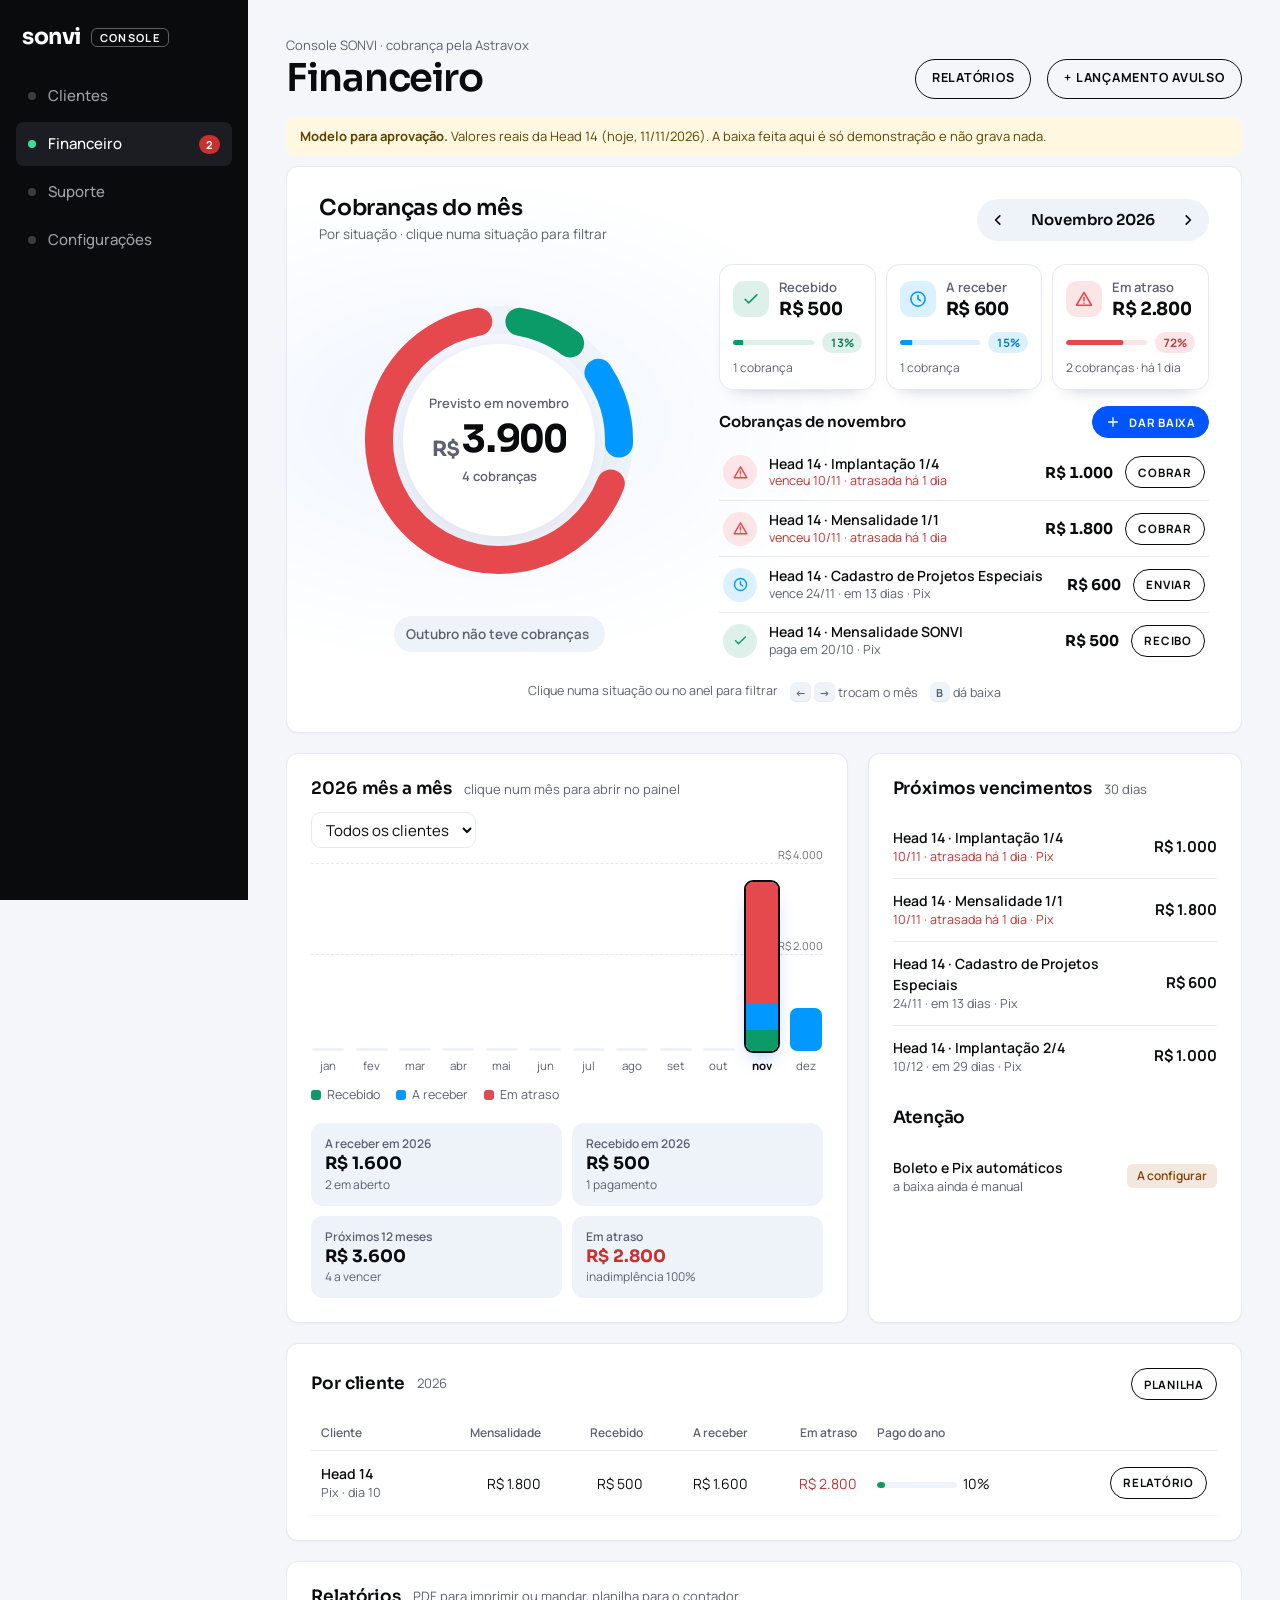
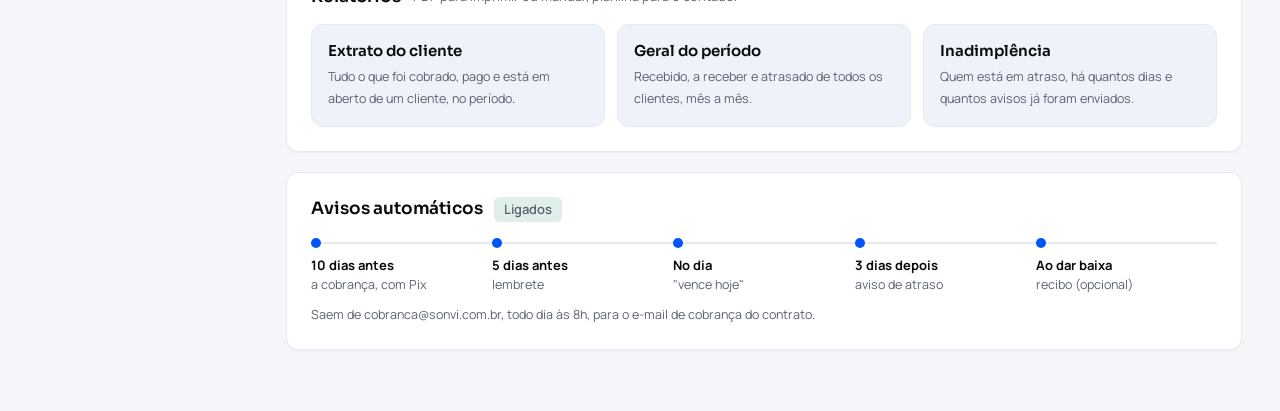
<file: prototipos/console-financeiro-gastos.html>
<!DOCTYPE html>
<html lang="pt-BR">
<head>
<meta charset="UTF-8">
<meta name="viewport" content="width=device-width, initial-scale=1">
<title>Console · Financeiro novo</title>
<link rel="stylesheet" href="https://fonts.googleapis.com/css2?family=Manrope:wght@400;500;600;700&family=Sora:wght@500;600;700&display=swap">
<style>
/* Tokens do SONVI (app/css/sonvi.css) */
:root {
  --bg:#f4f6fa; --surface:#fff; --fill:#eef2f9; --fill-2:#e3e8f1;
  --ink:#0a0b0d; --ink-2:#5b6170; --ink-3:#6b6b74; --line:#e6e9f0; --line-2:#f0f2f6;
  --accent:#0055ff; --accent-hover:#0047d6; --accent-2:#0199ff; --accent-soft:#ebf1ff; --accent-text:#0047d6;
  --red:#c8312f; --green:#0b7a52; --orange:#9a4d00; --gray:#5b6170;
  --radius:12px; --radius-m:10px; --radius-s:8px;
  --shadow:0 1px 2px rgba(10,20,60,.04); --shadow-up:0 18px 40px -18px rgba(10,20,60,.28);
  --font:"Manrope", system-ui, sans-serif; --display:"Sora", "Manrope", system-ui, sans-serif;
  --ease:cubic-bezier(.2,.7,.2,1); --mola:cubic-bezier(.34,1.56,.64,1);
  /* as três situações do anel */
  --s-ok:#0b9b68; --s-ab:#0199ff; --s-at:#e5484d;
  color-scheme:light;
}
@media (prefers-color-scheme: dark) { :root:not([data-theme="light"]) {
  --bg:#000; --surface:#121316; --fill:#1b1d22; --fill-2:#26282e; --ink:#f5f6f8; --ink-2:#9ba1ad; --ink-3:#8e95a3; --line:#26282e; --line-2:#1d1f24;
  --accent-soft:rgba(0,85,255,.22); --accent-text:#2ea6ff; --red:#ff6b61; --green:#3ddc97; --orange:#f2a65a; --gray:#9ba1ad;
  --shadow:none; --shadow-up:0 18px 40px -18px rgba(0,0,0,.8); --s-ok:#3ddc97; --s-ab:#2ea6ff; --s-at:#ff6b61; color-scheme:dark; } }
:root[data-theme="dark"] { --bg:#000; --surface:#121316; --fill:#1b1d22; --fill-2:#26282e; --ink:#f5f6f8; --ink-2:#9ba1ad; --line:#26282e;
  --accent-soft:rgba(0,85,255,.22); --accent-text:#2ea6ff; --red:#ff6b61; --green:#3ddc97; --shadow:none; --shadow-up:0 18px 40px -18px rgba(0,0,0,.8); --s-ok:#3ddc97; --s-ab:#2ea6ff; --s-at:#ff6b61; color-scheme:dark; }

* { box-sizing:border-box; }
body { margin:0; background:var(--bg); color:var(--ink); font:15px/1.5 var(--font); -webkit-font-smoothing:antialiased; }
button { font:inherit; color:inherit; cursor:pointer; }
h1, h2, p { margin:0; }
[hidden] { display:none !important; }
.sr { position:absolute; width:1px; height:1px; overflow:hidden; clip-path:inset(50%); white-space:nowrap; }
:focus-visible { outline:2px solid var(--accent); outline-offset:2px; }

/* casca do Console (menu preto à esquerda, como no real) */
.app { display:flex; min-height:100vh; }
.side { position:sticky; top:0; height:100vh; flex:0 0 248px; background:#0a0b0d; color:#fff; padding:26px 16px; display:flex; flex-direction:column; gap:26px; }
.marca { display:flex; align-items:center; gap:10px; padding:0 6px; font:700 22px/1 var(--display); letter-spacing:-.02em; }
.marca span { border:1px solid rgba(255,255,255,.35); border-radius:6px; padding:3px 8px; font:700 11px/1 var(--font); letter-spacing:.12em; }
.side nav { display:flex; flex-direction:column; gap:4px; }
.side nav a { display:flex; align-items:center; gap:12px; min-height:44px; padding:0 12px; border-radius:8px; color:#a1a1aa; text-decoration:none; font-weight:500; }
.side nav a.on { background:#1b1d22; color:#fff; } .side nav a.on i { background:#3ddc97; }
.side nav a i { width:8px; height:8px; border-radius:50%; background:#3a3d44; }
.side nav em { margin-left:auto; font:700 11px/1 var(--font); font-style:normal; background:#c8312f; color:#fff; border-radius:999px; padding:4px 7px; }
.main { flex:1; min-width:0; }
.bar { max-width:1180px; margin:0 auto; padding:34px clamp(16px, 3vw, 44px) 18px; display:flex; align-items:flex-end; gap:16px; flex-wrap:wrap; }
.bar > div:first-child { flex:1; min-width:220px; }
.bar small { color:var(--ink-2); font-size:13px; }
.bar h1 { font:600 clamp(30px, 3vw, 40px)/1.1 var(--display); letter-spacing:-.03em; }
.btn { display:inline-flex; align-items:center; gap:8px; height:40px; padding:0 16px; border-radius:999px; border:1.5px solid var(--ink); background:transparent; font-weight:700; font-size:12.5px; letter-spacing:.06em; text-transform:uppercase; transition:background .2s, color .2s, border-color .2s; }
.btn:hover { background:var(--accent); border-color:var(--accent); color:#fff; }
.btn.sm { height:32px; padding:0 12px; font-size:11.5px; }
.btn.pri { background:var(--accent); border-color:var(--accent); color:#fff; }
.btn svg { width:16px; height:16px; fill:none; stroke:currentColor; stroke-width:2; stroke-linecap:round; }
.corpo { max-width:1180px; margin:0 auto; padding:0 clamp(16px, 3vw, 44px) 60px; display:flex; flex-direction:column; gap:20px; }
.card { background:var(--surface); border-radius:var(--radius); padding:24px; box-shadow:var(--shadow); border:1px solid var(--line); }
.hd { display:flex; align-items:center; gap:12px; flex-wrap:wrap; margin-bottom:16px; }
.hd h2 { font:600 17px/1.3 var(--display); letter-spacing:-.01em; }
.hd > span { color:var(--ink-2); font-size:13px; }
.hd .grow { flex:1; }

/* ===== o painel do mês (modelo "Gastos") ===== */
.pn { position:relative; padding:28px 32px 30px; overflow:hidden;
  background:radial-gradient(60% 60% at 18% 45%, color-mix(in srgb, var(--accent) 6%, transparent), transparent 72%), var(--surface); }
.pn-cab { display:flex; align-items:center; gap:14px; flex-wrap:wrap; }
.pn-tit { flex:1; min-width:200px; } .pn-tit h2 { font:600 22px/1.2 var(--display); letter-spacing:-.02em; } .pn-tit p { color:var(--ink-2); font-size:13.5px; margin-top:2px; }
.mes { display:flex; align-items:center; gap:2px; padding:3px; border-radius:999px; background:var(--fill); }
.mes button { display:grid; place-items:center; width:36px; height:36px; border:0; border-radius:50%; background:none; transition:background .2s, transform .15s; }
.mes button:hover:not(:disabled) { background:var(--surface); } .mes button:active:not(:disabled) { transform:scale(.88); } .mes button:disabled { opacity:.3; cursor:default; }
.mes svg { width:18px; height:18px; fill:none; stroke:currentColor; stroke-width:2.2; stroke-linecap:round; stroke-linejoin:round; }
.mes-et { display:grid; overflow:hidden; min-width:150px; text-align:center; font:600 15px/1 var(--display); }
.mes-et > span, .vira > span { grid-area:1/1; }
.pn-corpo { display:grid; grid-template-columns:360px minmax(0, 1fr); gap:40px; margin-top:20px; }
.esq { display:flex; flex-direction:column; align-items:center; justify-content:center; gap:16px; }
.anel { position:relative; width:320px; height:320px; }
.anel svg { position:absolute; inset:0; width:100%; height:100%; overflow:visible; }
.pista { fill:none; stroke:var(--fill); stroke-width:28; }
.disco { fill:var(--surface); filter:drop-shadow(0 12px 18px rgba(10,20,60,.10)); }
.seg { fill:none; stroke-linecap:round; cursor:pointer; pointer-events:stroke; }
.seg.s0 { stroke:var(--s-ok); } .seg.s1 { stroke:var(--s-ab); } .seg.s2 { stroke:var(--s-at); }
.centro { position:absolute; inset:0; display:grid; align-content:center; justify-items:center; gap:2px; padding:0 50px; text-align:center; pointer-events:none; }
.c-et, .c-sub { display:inline-grid; overflow:hidden; color:var(--ink-2); font-weight:600; font-size:13px; }
.c-tot { margin:3px 0; font:700 38px/1 var(--display); letter-spacing:-.04em; }
.cifras { display:inline-flex; align-items:baseline; --lh:1.14em; line-height:var(--lh); white-space:pre; font-variant-numeric:tabular-nums; }
.col { display:inline-block; height:var(--lh); width:.62em; overflow:hidden; text-align:center; vertical-align:bottom; }
.tira { display:block; transform:translateY(calc(var(--d, 0) * var(--lh) * -1)); transition:transform 1.1s cubic-bezier(.16,1,.3,1) calc(var(--i, 0) * 55ms); }
.sep { display:inline-block; height:var(--lh); width:.3em; text-align:center; } .sig { display:inline-block; height:var(--lh); margin-right:.12em; font-size:.55em; align-self:center; color:var(--ink-2); }
.compara { display:inline-flex; align-items:center; gap:8px; height:36px; padding:0 16px 0 12px; border-radius:999px; font-weight:600; font-size:13.5px; color:var(--green); background:color-mix(in srgb, var(--green) 12%, transparent); }
.compara svg { width:11px; height:11px; fill:currentColor; }
.compara.mais { color:var(--accent-text); background:var(--accent-soft); } .compara.igual { color:var(--ink-2); background:var(--fill); }
.dir { display:flex; flex-direction:column; gap:14px; min-width:0; }
.sits { display:grid; grid-template-columns:repeat(3, minmax(0, 1fr)); gap:10px; }
.sit { --c:var(--s-ok); position:relative; display:grid; grid-template-columns:36px minmax(0, 1fr); align-items:center; column-gap:10px; padding:12px 14px 13px; border:0; border-radius:14px; text-align:left;
  background:var(--surface); box-shadow:inset 0 0 0 1px var(--line), 0 10px 18px -16px rgba(10,20,60,.45); transition:transform .5s var(--mola), box-shadow .3s, opacity .3s; }
.sit.s1 { --c:var(--s-ab); } .sit.s2 { --c:var(--s-at); }
.sit .ic { display:grid; place-items:center; width:36px; height:36px; border-radius:11px; color:var(--c); background:color-mix(in srgb, var(--c) 14%, var(--surface)); transition:background .3s, color .3s, transform .5s var(--mola); }
.sit .ic svg { width:20px; height:20px; fill:none; stroke:currentColor; stroke-width:1.9; stroke-linecap:round; stroke-linejoin:round; }
.sit-nm { font-weight:600; font-size:13px; color:var(--ink-2); }
.sit-v { display:inline-grid; overflow:hidden; font:700 18px/1.25 var(--display); letter-spacing:-.02em; font-variant-numeric:tabular-nums; }
.sit-rod { grid-column:1/-1; display:flex; align-items:center; gap:8px; margin-top:10px; }
.barra { flex:1; height:5px; border-radius:5px; overflow:hidden; background:color-mix(in srgb, var(--c) 14%, transparent); }
.barra i { display:block; height:100%; border-radius:inherit; background:var(--c); transform-origin:0 50%; transform:scaleX(var(--w, 0)); transition:transform .9s cubic-bezier(.22,1,.36,1); }
.pct { display:inline-grid; overflow:hidden; padding:2px 8px; border-radius:999px; font-weight:700; font-size:11.5px; color:color-mix(in srgb, var(--c) 80%, var(--ink)); background:color-mix(in srgb, var(--c) 14%, var(--surface)); font-variant-numeric:tabular-nums; }
.sit-q { grid-column:1/-1; font-size:12px; color:var(--ink-2); margin-top:6px; }
@media (hover:hover) { .sit:hover { transform:translateY(-3px); box-shadow:inset 0 0 0 1px var(--line), 0 18px 26px -16px rgba(10,20,60,.5); } .sit:hover .ic { transform:scale(1.06) rotate(-3deg); } }
.sit[aria-pressed="true"] { transform:translateY(-3px); box-shadow:inset 0 0 0 2px var(--c), 0 18px 28px -14px color-mix(in srgb, var(--c) 60%, transparent); }
.sit[aria-pressed="true"] .ic { background:var(--c); color:#fff; }
.pn-corpo.filtra .sit:not([aria-pressed="true"]) { opacity:.55; }

.movs-cab { display:flex; align-items:center; gap:10px; min-height:36px; }
.movs-cab h3 { margin:0 auto 0 0; font:600 15px/1.2 var(--display); }
.chip-f { display:inline-flex; align-items:center; gap:6px; height:28px; padding:0 8px 0 10px; border:0; border-radius:999px; font-weight:700; font-size:12px; color:color-mix(in srgb, var(--c) 80%, var(--ink)); background:color-mix(in srgb, var(--c) 14%, var(--surface)); animation:aparece .5s var(--mola) both; }
.chip-f i { width:8px; height:8px; border-radius:50%; background:var(--c); }
.chip-f svg { width:13px; height:13px; fill:none; stroke:currentColor; stroke-width:2.4; stroke-linecap:round; }
@keyframes aparece { from { opacity:0; transform:scale(.7); } }
.baixa-btn svg { transition:transform .5s var(--mola); } .baixa-btn[aria-expanded="true"] svg { transform:rotate(45deg); }
.fcaixa { display:grid; grid-template-rows:0fr; transition:grid-template-rows .55s var(--mola); } .fcaixa.aberta { grid-template-rows:1fr; }
.fbaixa { min-height:0; overflow:hidden; }
.fb-in { display:flex; flex-wrap:wrap; align-items:center; gap:10px; margin-top:8px; padding:10px; border-radius:14px; background:var(--fill); }
.fb-cobs { display:flex; gap:6px; flex-wrap:wrap; flex:1 1 100%; }
.fb-cob { display:flex; flex-direction:column; align-items:flex-start; padding:7px 11px; border:0; border-radius:10px; background:var(--surface); box-shadow:inset 0 0 0 1px var(--line); text-align:left; font-size:12.5px; transition:transform .4s var(--mola), box-shadow .2s; }
.fb-cob b { font-size:13px; } .fb-cob small { color:var(--ink-2); }
.fb-cob[aria-checked="true"] { box-shadow:inset 0 0 0 2px var(--s-ok); transform:translateY(-2px); }
.fb-campo { display:flex; flex-direction:column; gap:3px; font-size:12px; font-weight:600; color:var(--ink-2); }
.fb-campo input { height:40px; border-radius:10px; border:1px solid var(--line); background:var(--surface); color:var(--ink); font:600 14px var(--font); padding:0 12px; width:150px; }
.fb-ok { margin-left:auto; }
.fb-in > .btn { align-self:flex-end; margin-bottom:2px; }
.lista { list-style:none; margin:4px 0 0; padding:0; position:relative; max-height:300px; overflow-y:auto; scrollbar-width:thin; }
.mov { display:grid; grid-template-columns:34px minmax(0, 1fr) auto auto; align-items:center; gap:12px; min-height:56px; padding:6px 4px; border-top:1px solid var(--line); }
.mov:first-child { border-top:0; }
.mov.s0 { --c:var(--s-ok); } .mov.s1 { --c:var(--s-ab); } .mov.s2 { --c:var(--s-at); }
.mov-i { display:grid; place-items:center; width:34px; height:34px; border-radius:50%; color:var(--c); background:color-mix(in srgb, var(--c) 14%, var(--surface)); }
.mov-i svg { width:17px; height:17px; fill:none; stroke:currentColor; stroke-width:2; stroke-linecap:round; stroke-linejoin:round; }
.mov-t { display:grid; min-width:0; line-height:1.3; } .mov-t b { font-weight:600; font-size:14px; white-space:nowrap; overflow:hidden; text-overflow:ellipsis; } .mov-t small { color:var(--ink-2); font-size:12.5px; }
.mov-t small.ruim { color:var(--red); }
.mov-v { font:700 15px/1 var(--display); font-variant-numeric:tabular-nums; }
.mov.fora { position:absolute; left:0; right:0; pointer-events:none; }
.mov.novo { background:linear-gradient(90deg, color-mix(in srgb, var(--c) 18%, transparent), transparent 80%); border-radius:10px; }
.vazio { padding:16px 4px; color:var(--ink-2); font-size:14px; }

.aviso { position:fixed; z-index:9; left:50%; bottom:26px; transform:translateX(-50%); display:flex; align-items:center; gap:16px; height:48px; padding:0 8px 0 20px; border-radius:999px; background:#0a0b0d; color:#fff; font-weight:600; font-size:14px; box-shadow:0 24px 30px -16px rgba(0,0,0,.6); white-space:nowrap; }
.aviso button { height:34px; padding:0 16px; border:0; border-radius:999px; background:var(--accent); color:#fff; font-weight:700; font-size:13px; }
.pista { display:flex; gap:12px; flex-wrap:wrap; justify-content:center; margin-top:14px; font-size:12.5px; color:var(--ink-2); }
kbd { display:inline-grid; place-items:center; min-width:20px; height:20px; padding:0 5px; border-radius:6px; font:700 11px var(--font); background:var(--fill); box-shadow:inset 0 -1px 0 var(--line); }

/* ===== embaixo, reorganizado ===== */
.duo { display:grid; grid-template-columns:minmax(0, 1.5fr) minmax(0, 1fr); gap:20px; }
.ano-nav { margin-left:auto; }
.graf { position:relative; display:grid; grid-template-columns:repeat(12, minmax(0, 1fr)); gap:10px; height:210px; align-items:end; padding:8px 0 0; }
.gl { position:absolute; left:0; right:0; border-top:1px dashed var(--line); } .gl small { position:absolute; right:0; top:-17px; font-size:11px; color:var(--ink-3); }
.gc { position:relative; display:flex; flex-direction:column; align-items:center; justify-content:flex-end; gap:6px; height:100%; background:none; border:0; padding:0; color:var(--ink-2); }
.gc small { font-size:11.5px; } .gc.on small { color:var(--ink); font-weight:700; }
.gstk { width:100%; max-width:32px; height:var(--h); display:flex; flex-direction:column; border-radius:7px; overflow:hidden; background:var(--fill); transform-origin:bottom; animation:sobe .9s var(--mola) both; animation-delay:calc(var(--k) * 45ms - var(--t, 0ms)); }
@keyframes sobe { from { transform:scaleY(0); } }
.gstk i { display:block; } .gstk .ok { background:var(--s-ok); } .gstk .ab { background:var(--s-ab); } .gstk .at { background:var(--s-at); }
.gc.on .gstk { box-shadow:0 0 0 2px var(--ink), 0 10px 20px -8px color-mix(in srgb, var(--accent) 60%, transparent); }
.gc:hover .gstk { filter:brightness(1.08); }
.dica { position:absolute; bottom:calc(100% + 6px); left:50%; transform:translateX(-50%) translateY(4px); min-width:170px; padding:10px 12px; border-radius:12px; text-align:left; pointer-events:none; opacity:0; transition:opacity .2s, transform .2s;
  background:color-mix(in srgb, var(--surface) 72%, transparent); -webkit-backdrop-filter:blur(14px); backdrop-filter:blur(14px); box-shadow:0 0 0 1px var(--line), var(--shadow-up); color:var(--ink); font-size:12.5px; z-index:3; }
.gc:hover .dica, .gc:focus-visible .dica { opacity:1; transform:translateX(-50%); }
.gc.ini .dica { left:0; transform:translateY(4px); } .gc.ini:hover .dica, .gc.ini:focus-visible .dica { transform:none; }
.gc.fim .dica { left:auto; right:0; transform:translateY(4px); } .gc.fim:hover .dica, .gc.fim:focus-visible .dica { transform:none; }
.dica b { display:block; font:600 13px var(--display); margin-bottom:4px; white-space:nowrap; } .dica > span { display:flex; justify-content:space-between; gap:14px; white-space:nowrap; line-height:1.7; } .dica i { display:inline-block; width:8px; height:8px; border-radius:2px; margin-right:6px; }
.leg { display:flex; gap:16px; flex-wrap:wrap; font-size:12.5px; color:var(--ink-2); margin-top:12px; } .leg i { display:inline-block; width:10px; height:10px; border-radius:3px; margin-right:6px; vertical-align:-1px; }
.kpis { display:grid; grid-template-columns:repeat(2, minmax(0, 1fr)); gap:10px; margin-top:18px; }
.kpi { padding:12px 14px; border-radius:12px; background:var(--fill); transition:transform .25s var(--ease); } .kpi:hover { transform:translateY(-2px); }
.kpi small { display:block; font-size:12px; color:var(--ink-2); font-weight:600; } .kpi b { font:700 17px/1.3 var(--display); } .kpi span { display:block; font-size:12px; color:var(--ink-2); }
.linhas > div { display:flex; align-items:center; gap:12px; padding:11px 0; border-top:1px solid var(--line); } .linhas > div:first-child { border-top:0; }
.linhas .tx { flex:1; min-width:0; display:flex; flex-direction:column; } .linhas .tx b { font-size:14px; font-weight:600; } .linhas .tx small { font-size:12.5px; color:var(--ink-2); } .linhas .tx small.ruim { color:var(--red); }
.pill { display:inline-flex; align-items:center; padding:3px 10px; border-radius:6px; font-size:12px; font-weight:600; background:color-mix(in srgb, var(--tone) 13%, transparent); color:color-mix(in srgb, var(--tone) 84%, var(--ink)); white-space:nowrap; text-decoration:none; }
table { width:100%; border-collapse:collapse; font-size:14px; } th { text-align:left; font-size:12px; color:var(--ink-2); font-weight:600; padding:8px 10px; border-bottom:1px solid var(--line); } td { padding:12px 10px; border-bottom:1px solid var(--line-2); } .r { text-align:right; } td b { font-weight:600; } td small { display:block; color:var(--ink-2); font-size:12.5px; }
.prog { display:inline-block; width:80px; height:6px; border-radius:6px; background:var(--fill); overflow:hidden; vertical-align:middle; margin-right:6px; } .prog i { display:block; height:100%; background:var(--s-ok); border-radius:inherit; }
.trio { display:grid; grid-template-columns:repeat(3, minmax(0, 1fr)); gap:12px; }
.trio button { text-align:left; background:var(--fill); border:1px solid var(--line); border-radius:12px; padding:16px; transition:transform .25s var(--ease), border-color .2s, box-shadow .25s; }
.trio button:hover { transform:translateY(-3px); border-color:var(--accent); box-shadow:var(--shadow-up); }
.trio b { display:block; font:600 15px/1.3 var(--display); margin-bottom:4px; } .trio small { color:var(--ink-2); font-size:12.5px; }
.tempo { display:flex; gap:0; } .tempo > div { flex:1; position:relative; padding:18px 10px 0 0; font-size:12.5px; color:var(--ink-2); }
.tempo > div::before { content:""; position:absolute; top:4px; left:0; right:0; height:2px; background:var(--line); } .tempo > div::after { content:""; position:absolute; top:0; left:0; width:10px; height:10px; border-radius:50%; background:var(--accent); }
.tempo b { display:block; color:var(--ink); font-size:13px; }
.nota { color:var(--ink-2); font-size:12.5px; margin-top:12px; }
.modelo { max-width:1180px; margin:0 auto 10px; padding:0 clamp(16px, 3vw, 44px); }
.modelo p { background:#fff7e0; color:#5c4300; border-radius:10px; padding:10px 14px; font-size:13px; }
@media (prefers-color-scheme: dark) { .modelo p { background:#2a2210; color:#f2d48a; } }

@media (max-width:1100px) { .pn-corpo { grid-template-columns:1fr; } .duo { grid-template-columns:1fr; } }
@media (max-width:860px) { .side { display:none; } }
@media (max-width:600px) {
  .pn { padding:20px 16px 22px; } .lista { max-height:none; } .anel { width:min(280px, 80vw); height:min(280px, 80vw); } .c-tot { font-size:32px; }
  .sits { grid-template-columns:1fr; } .sit { grid-template-columns:36px minmax(0, 1fr) auto; } .sit-rod { margin-top:8px; }
  .mov { grid-template-columns:34px minmax(0, 1fr) auto; } .mov .btn { grid-column:2 / -1; justify-self:start; }
  .trio { grid-template-columns:1fr; } .tempo { flex-direction:column; gap:10px; } .tempo > div::before { display:none; }
  .graf { gap:4px; height:170px; } .gc small { font-size:10px; } .pista { display:none; } .fb-campo input { width:100%; } .fb-campo { flex:1; }
  table thead { display:none; } table, tbody, tr, td { display:block; } td { border:0; padding:4px 0; } tr { padding:10px 0; border-bottom:1px solid var(--line); } .r { text-align:left; }
}
@media (prefers-reduced-motion: reduce) { *, *::before, *::after { animation:none !important; transition:none !important; } }
</style>
</head>
<body>
<svg width="0" height="0" style="position:absolute" aria-hidden="true"><defs>
  <g id="i-ok"><path d="M5 12.5l4.2 4.2L19 7"/></g>
  <g id="i-ab"><circle cx="12" cy="12" r="8.5"/><path d="M12 7.5V12l3 2"/></g>
  <g id="i-at"><path d="M12 4 3 19.5h18Z"/><path d="M12 10v4.2M12 17h.01"/></g>
</defs></svg>
<div class="app">
  <aside class="side" aria-label="Menu do Console">
    <div class="marca">sonvi<span>CONSOLE</span></div>
    <nav><a href="#"><i></i>Clientes</a><a href="#" class="on" aria-current="page"><i></i>Financeiro<em>2</em></a><a href="#"><i></i>Suporte</a><a href="#"><i></i>Configurações</a></nav>
  </aside>
  <main class="main">
    <div class="bar"><div><small>Console SONVI · cobrança pela Astravox</small><h1>Financeiro</h1></div>
      <button class="btn">Relatórios</button><button class="btn">+ Lançamento avulso</button></div>
    <div class="modelo"><p><b>Modelo para aprovação.</b> Valores reais da Head 14 (hoje, 11/11/2026). A baixa feita aqui é só demonstração e não grava nada.</p></div>
    <div class="corpo">

      <!-- ===== painel do mês ===== -->
      <section class="card pn" aria-label="Cobranças do mês por situação" data-pn>
        <div class="pn-cab">
          <div class="pn-tit"><h2>Cobranças do mês</h2><p>Por situação · clique numa situação para filtrar</p></div>
          <div class="mes" role="group" aria-label="Mês"><button type="button" data-mes="-1" aria-label="Mês anterior"><svg viewBox="0 0 24 24"><path d="m14.4 6.4-5.6 5.6 5.6 5.6"/></svg></button>
            <div class="mes-et" aria-live="polite" data-mes-et><span>Novembro 2026</span></div>
            <button type="button" data-mes="1" aria-label="Próximo mês"><svg viewBox="0 0 24 24"><path d="m9.6 6.4 5.6 5.6-5.6 5.6"/></svg></button></div>
          <button class="btn sm" type="button" data-hoje hidden>Hoje</button>
        </div>
        <div class="pn-corpo" data-corpo>
          <div class="esq">
            <div class="anel"><svg viewBox="0 0 320 320" aria-hidden="true"><circle class="pista" cx="160" cy="160" r="120"/><circle class="disco" cx="160" cy="160" r="96"/><g data-segs transform="translate(160 160)"></g></svg>
              <div class="centro" aria-live="polite"><span class="c-et" data-c-et><span></span></span><span class="c-tot cifras" data-total></span><span class="c-sub" data-c-sub><span></span></span></div></div>
            <p class="compara" data-compara></p>
          </div>
          <div class="dir">
            <div class="sits" role="group" aria-label="Situações (clique para filtrar as cobranças)" data-sits></div>
            <section aria-labelledby="mv-t">
              <div class="movs-cab"><h3 id="mv-t" data-lista-t>Cobranças de novembro</h3>
                <button class="chip-f" type="button" data-filtro hidden><i></i><span data-filtro-t></span><svg viewBox="0 0 24 24" aria-hidden="true"><path d="m7 7 10 10M17 7 7 17"/></svg></button>
                <button class="btn sm pri baixa-btn" type="button" data-abre aria-expanded="false" aria-controls="fb"><svg viewBox="0 0 24 24" aria-hidden="true"><path d="M12 5.5v13M5.5 12h13"/></svg>Dar baixa</button></div>
              <div class="fcaixa" data-fcaixa><form class="fbaixa" id="fb" data-form inert>
                <div class="fb-in"><div class="fb-cobs" role="radiogroup" aria-label="Cobrança que foi paga" data-fb-cobs></div>
                  <label class="fb-campo">Valor pago<input data-fb-valor inputmode="decimal"></label>
                  <label class="fb-campo">Pago em<input type="date" data-fb-data value="2026-11-11"></label>
                  <button class="btn sm fb-ok" type="submit">Confirmar baixa</button><button class="btn sm" type="button" data-fecha>Cancelar</button></div>
              </form></div>
              <ul class="lista" data-lista></ul>
            </section>
          </div>
        </div>
        <p class="pista"><span>Clique numa situação ou no anel para filtrar</span><span><kbd>←</kbd> <kbd>→</kbd> trocam o mês</span><span><kbd>B</kbd> dá baixa</span></p>
      </section>

      <!-- ===== ano e próximos ===== -->
      <div class="duo">
        <section class="card"><div class="hd"><h2>2026 mês a mês</h2><span>clique num mês para abrir no painel</span><span class="grow"></span>
            <select aria-label="Cliente" style="height:36px;border-radius:10px;border:1px solid var(--line);background:var(--surface);color:var(--ink);padding:0 10px;font:inherit"><option>Todos os clientes</option><option>Head 14</option></select></div>
          <div class="graf" data-graf></div>
          <div class="leg"><span><i style="background:var(--s-ok)"></i>Recebido</span><span><i style="background:var(--s-ab)"></i>A receber</span><span><i style="background:var(--s-at)"></i>Em atraso</span></div>
          <div class="kpis" data-kpis></div></section>
        <section class="card"><div class="hd"><h2>Próximos vencimentos</h2><span>30 dias</span></div><div class="linhas" data-prox></div>
          <div class="hd" style="margin-top:20px"><h2>Atenção</h2></div>
          <div class="linhas"><div><span class="tx"><b>Boleto e Pix automáticos</b><small>a baixa ainda é manual</small></span><span class="pill" style="--tone:var(--orange)">A configurar</span></div></div></section>
      </div>

      <section class="card"><div class="hd"><h2>Por cliente</h2><span>2026</span><span class="grow"></span><button class="btn sm">Planilha</button></div>
        <table><thead><tr><th>Cliente</th><th class="r">Mensalidade</th><th class="r">Recebido</th><th class="r">A receber</th><th class="r">Em atraso</th><th>Pago do ano</th><th></th></tr></thead>
          <tbody><tr><td><b>Head 14</b><small>Pix · dia 10</small></td><td class="r">R$ 1.800</td><td class="r" data-pc-rec>R$ 500</td><td class="r" data-pc-ab>R$ 3.600</td><td class="r" style="color:var(--red)" data-pc-at>R$ 2.800</td><td data-pc-pg></td><td class="r"><button class="btn sm">Relatório</button></td></tr></tbody></table></section>

      <section class="card"><div class="hd"><h2>Relatórios</h2><span>PDF para imprimir ou mandar, planilha para o contador</span></div>
        <div class="trio"><button><b>Extrato do cliente</b><small>Tudo o que foi cobrado, pago e está em aberto de um cliente, no período.</small></button>
          <button><b>Geral do período</b><small>Recebido, a receber e atrasado de todos os clientes, mês a mês.</small></button>
          <button><b>Inadimplência</b><small>Quem está em atraso, há quantos dias e quantos avisos já foram enviados.</small></button></div></section>

      <section class="card"><div class="hd"><h2>Avisos automáticos</h2><span class="pill" style="--tone:var(--green)">Ligados</span></div>
        <div class="tempo"><div><b>10 dias antes</b>a cobrança, com Pix</div><div><b>5 dias antes</b>lembrete</div><div><b>No dia</b>"vence hoje"</div><div><b>3 dias depois</b>aviso de atraso</div><div><b>Ao dar baixa</b>recibo (opcional)</div></div>
        <p class="nota">Saem de cobranca@sonvi.com.br, todo dia às 8h, para o e-mail de cobrança do contrato.</p></section>
    </div>
  </main>
</div>
<div class="aviso" data-aviso hidden role="status"><span data-aviso-t></span><button type="button" data-desfaz>Desfazer</button></div>
<p class="sr" aria-live="polite" data-vivo></p>

<script>
(() => {
  'use strict';
  const reduce = matchMedia('(prefers-reduced-motion: reduce)').matches, NS = 'http://www.w3.org/2000/svg';
  const $ = s => document.querySelector(s), $$ = s => [...document.querySelectorAll(s)];
  const brl = n => 'R$ ' + Math.round(n).toLocaleString('pt-BR');
  const HOJE = '2026-11-11';
  const MESES = ['Janeiro', 'Fevereiro', 'Março', 'Abril', 'Maio', 'Junho', 'Julho', 'Agosto', 'Setembro', 'Outubro', 'Novembro', 'Dezembro'];
  const M3 = ['jan', 'fev', 'mar', 'abr', 'mai', 'jun', 'jul', 'ago', 'set', 'out', 'nov', 'dez'];
  // Cobranças reais do Console (Head 14), sem as canceladas
  let id = 0;
  const COBS = [
    { venc:'2026-11-10', desc:'Implantação 1/4', valor:1000, sit:'aberta' },
    { venc:'2026-11-10', desc:'Mensalidade 1/1', valor:1800, sit:'aberta' },
    { venc:'2026-11-20', desc:'Mensalidade SONVI', valor:500, sit:'paga', pago:'2026-10-20' },
    { venc:'2026-11-24', desc:'Cadastro de Projetos Especiais', valor:600, sit:'aberta' },
    { venc:'2026-12-10', desc:'Implantação 2/4', valor:1000, sit:'aberta' },
    { venc:'2027-01-10', desc:'Implantação 3/4', valor:1000, sit:'aberta' },
    { venc:'2027-02-10', desc:'Implantação 4/4', valor:1000, sit:'aberta' },
  ].map(c => Object.assign({ id:++id, cliente:'Head 14', forma:'Pix' }, c));
  const SITS = [{ k:0, nome:'Recebido', ic:'ok' }, { k:1, nome:'A receber', ic:'ab' }, { k:2, nome:'Em atraso', ic:'at' }];
  const sitDe = c => c.sit === 'paga' ? 0 : c.venc < HOJE ? 2 : 1;
  const dias = (a, b) => Math.round((Date.parse(b) - Date.parse(a)) / 864e5);
  const somaMes = (ym, n) => { const [y, m] = ym.split('-').map(Number), d = new Date(y, m - 1 + n, 1); return `${d.getFullYear()}-${String(d.getMonth() + 1).padStart(2, '0')}`; };
  const nomeMes = ym => MESES[+ym.slice(5) - 1] + ' ' + ym.slice(0, 4);
  const doMes = ym => COBS.filter(c => c.venc.slice(0, 7) === ym);
  const porSit = ym => [0, 1, 2].map(k => doMes(ym).filter(c => sitDe(c) === k).reduce((t, c) => t + c.valor, 0));
  const soma = a => a.reduce((t, x) => t + x, 0);
  const MIN = '2026-01', MAX = '2027-02';
  let mes = HOJE.slice(0, 7), sel = -1, ocupado = false, ultima = null;
  const vivo = s => { $('[data-vivo]').textContent = s; };
  const ic = k => `<svg viewBox="0 0 24 24" aria-hidden="true">${document.getElementById('i-' + k).innerHTML}</svg>`;

  // ---- molas ----
  const mola = (x, k, c) => ({ x, v:0, meta:x, k, c });
  const passo = (r, h) => { r.v += (r.k * (r.meta - r.x) - r.c * r.v) * h; r.x += r.v * h; };
  const quieto = r => Math.abs(r.v) < .0008 && Math.abs(r.meta - r.x) < .0008;

  // ---- números que rolam ----
  function Cifras(caixa) {
    let cols = [], pre = null;
    const coluna = ch => { const c = document.createElement('span'), d = /\d/.test(ch); c.dataset.t = d ? 'd' : 's'; c.setAttribute('aria-hidden', 'true');
      if (d) { c.className = 'col'; c.innerHTML = '<span class="tira">0<br>1<br>2<br>3<br>4<br>5<br>6<br>7<br>8<br>9</span>'; } else { c.className = 'sep'; c.textContent = ch; } return c; };
    return { pon(txt, anima) {
      caixa.setAttribute('aria-label', txt);
      const m = /^(\D*)([\s\S]*)$/.exec(txt), r = [...m[2]];
      if (!pre) { pre = document.createElement('span'); pre.className = 'sig'; pre.setAttribute('aria-hidden', 'true'); caixa.appendChild(pre); }
      pre.textContent = m[1].trim();
      while (cols.length > r.length) caixa.removeChild(cols.shift());
      while (cols.length < r.length) { const c = coluna(r[r.length - cols.length - 1]); caixa.insertBefore(c, pre.nextSibling); cols.unshift(c); if (anima && c.dataset.t === 'd') c.style.setProperty('--d', 0); }
      r.forEach((ch, i) => { if (cols[i].dataset.t === (/\d/.test(ch) ? 'd' : 's')) return; const c = coluna(ch); caixa.replaceChild(c, cols[i]); cols[i] = c; if (anima && c.dataset.t === 'd') c.style.setProperty('--d', 0); });
      if (anima) void caixa.offsetWidth;
      r.forEach((ch, i) => { const c = cols[i]; if (c.dataset.t === 'd') { c.style.setProperty('--i', r.length - 1 - i); c.style.setProperty('--d', ch); } else if (c.textContent !== ch) c.textContent = ch; });
    } };
  }
  // texto que troca deslizando
  function vira(caixa, txt, dir = 1, eixo = 'Y') {
    const velho = caixa.lastElementChild; if (velho && velho.textContent === txt) return;
    const novo = document.createElement('span'); novo.textContent = txt; caixa.appendChild(novo);
    if (!velho) return; if (reduce) { velho.remove(); return; }
    const T = eixo === 'X' ? 'translateX(' : 'translateY(', k = eixo === 'X' ? 40 : 80;
    velho.animate([{ transform:'none', opacity:1 }, { transform:T + -dir * k + '%)', opacity:0 }], { duration:320, easing:'cubic-bezier(.22,1,.36,1)', fill:'forwards' });
    novo.animate([{ transform:T + dir * k + '%)', opacity:0 }, { transform:'none', opacity:1 }], { duration:560, easing:'cubic-bezier(.34,1.56,.64,1)' });
    setTimeout(() => velho.remove(), 380);
  }

  // ---- o anel ----
  const R = 120, SW = 28, HUECO = 13, TAU = Math.PI * 2;
  const g = $('[data-segs]');
  const arcos = SITS.map((s, i) => { const p = document.createElementNS(NS, 'path'); p.setAttribute('class', 'seg s' + i);
    p.addEventListener('click', () => escolhe(i)); p.addEventListener('pointerenter', () => { hov = i; aplica(); }); p.addEventListener('pointerleave', () => { if (hov === i) { hov = -1; aplica(); } });
    g.appendChild(p); return { el:p, ini:mola(0, 90, 14), lar:mola(0, 90, 14), sep:mola(0, 320, 17), gro:mola(0, 280, 19), op:mola(1, 170, 24) }; });
  let hov = -1, raf = 0, ant = 0, sobra = 0;
  const todas = () => arcos.flatMap(a => [a.ini, a.lar, a.sep, a.gro, a.op]);
  function aplica() { arcos.forEach((a, i) => { a.sep.meta = i === sel ? 14 : i === hov ? 5 : 0; a.gro.meta = i === sel ? 7 : i === hov ? 2.5 : 0; a.op.meta = sel >= 0 && i !== sel ? .25 : 1; }); acorda(); }
  function desenha() { arcos.forEach(a => { const L = a.lar.x; if (L < .0015) { a.el.setAttribute('d', ''); return; }
    const t0 = a.ini.x * TAU - Math.PI / 2, t1 = (a.ini.x + L) * TAU - Math.PI / 2, sw = SW + a.gro.x, gap = HUECO / R, cap = sw / 2 / R;
    const s = t0 + gap / 2 + cap, e = Math.max(s + .0001, t1 - gap / 2 - cap), mid = (t0 + t1) / 2, dx = Math.cos(mid) * a.sep.x, dy = Math.sin(mid) * a.sep.x;
    const unico = arcos.filter(b => b.lar.x > .0015).length === 1 && L > .99;
    a.el.setAttribute('d', unico ? `M${dx} ${-R + dy}A${R} ${R} 0 1 1 ${dx - .01} ${-R + dy}` : `M${(Math.cos(s) * R + dx).toFixed(2)} ${(Math.sin(s) * R + dy).toFixed(2)}A${R} ${R} 0 ${e - s > Math.PI ? 1 : 0} 1 ${(Math.cos(e) * R + dx).toFixed(2)} ${(Math.sin(e) * R + dy).toFixed(2)}`);
    a.el.style.strokeWidth = sw.toFixed(2); a.el.style.opacity = Math.max(0, Math.min(1, a.op.x)).toFixed(3); }); }
  function quadro(ms) { raf = 0; const dt = ant ? Math.min(.1, (ms - ant) / 1000) : 0; ant = ms; sobra += dt; let k = 0; const rs = todas();
    while (sobra >= 1 / 120 && k < 24) { rs.forEach(r => passo(r, 1 / 120)); sobra -= 1 / 120; k++; } desenha(); if (!rs.every(quieto)) raf = requestAnimationFrame(quadro); }
  function acorda() { if (reduce) { todas().forEach(r => { r.x = r.meta; r.v = 0; }); desenha(); return; } if (!raf) { ant = 0; raf = requestAnimationFrame(quadro); } }
  function ponAnel(partes, doZero) { let acu = 0; partes.forEach((p, i) => { const a = arcos[i]; a.ini.meta = acu; a.lar.meta = p; acu += p; if (doZero) { a.ini.x = acu - p; a.lar.x = 0; a.lar.v = 0; } });
    if (doZero && !reduce) arcos.forEach((a, i) => { const m = a.lar.meta; a.lar.meta = 0; setTimeout(() => { a.lar.meta = m; acorda(); }, 120 + i * 90); }); acorda(); }

  // ---- situações ----
  const total = Cifras($('[data-total]'));
  const cards = SITS.map((s, i) => { const b = document.createElement('button'); b.type = 'button'; b.className = 'sit s' + i; b.setAttribute('aria-pressed', 'false');
    b.innerHTML = `<span class="ic">${ic(s.ic)}</span><span><span class="sit-nm">${s.nome}</span><br><span class="sit-v"><span></span></span></span><span class="sit-rod"><span class="barra"><i></i></span><span class="pct"><span></span></span></span><span class="sit-q"></span>`;
    b.addEventListener('click', () => escolhe(i)); b.addEventListener('pointerenter', () => { hov = i; aplica(); }); b.addEventListener('pointerleave', () => { hov = -1; aplica(); });
    $('[data-sits]').appendChild(b); return { el:b, v:b.querySelector('.sit-v'), pct:b.querySelector('.pct'), barra:b.querySelector('.barra i'), q:b.querySelector('.sit-q') }; });
  function pintaSits(anima) { const t = porSit(mes), tt = soma(t), l = doMes(mes);
    cards.forEach((c, i) => { const n = l.filter(x => sitDe(x) === i), p = tt ? Math.round(t[i] / tt * 100) : 0;
      if (anima) { vira(c.v, brl(t[i])); vira(c.pct, p + '%'); } else { c.v.lastElementChild.textContent = brl(t[i]); c.pct.lastElementChild.textContent = p + '%'; }
      c.barra.style.setProperty('--w', (tt ? t[i] / tt : 0).toFixed(4));
      const maior = i === 2 && n.length ? Math.max(...n.map(x => dias(x.venc, HOJE))) : 0;
      c.q.textContent = !n.length ? 'nenhuma' : `${n.length} ${n.length === 1 ? 'cobrança' : 'cobranças'}${i === 2 ? ` · há ${maior} ${maior === 1 ? 'dia' : 'dias'}` : ''}`;
      c.el.setAttribute('aria-label', `${SITS[i].nome}: ${brl(t[i])}, ${p}% do mês`); }); }
  function pintaCentro(anima, dir = 1) { const t = porSit(mes), tt = soma(t), l = doMes(mes);
    const v = sel >= 0 ? t[sel] : tt, n = sel >= 0 ? l.filter(x => sitDe(x) === sel).length : l.length;
    total.pon(brl(v), anima);
    vira($('[data-c-et]'), sel >= 0 ? SITS[sel].nome : 'Previsto em ' + MESES[+mes.slice(5) - 1].toLowerCase(), dir);
    vira($('[data-c-sub]'), sel >= 0 ? `${tt ? Math.round(t[sel] / tt * 100) : 0}% do mês · ${n} ${n === 1 ? 'cobrança' : 'cobranças'}` : `${n} ${n === 1 ? 'cobrança' : 'cobranças'}`, dir); }
  function pintaCompara(anima) { const cx = $('[data-compara]'), tt = soma(porSit(mes)), ant = soma(porSit(somaMes(mes, -1))), nm = MESES[+somaMes(mes, -1).slice(5) - 1].toLowerCase();
    let cls = 'igual', html;
    if (!ant && !tt) html = 'Nada cobrado neste mês'; else if (!ant) html = `${MESES[+somaMes(mes, -1).slice(5) - 1]} não teve cobranças`;
    else { const p = Math.round((tt - ant) / ant * 100); cls = p > 0 ? 'mais' : p < 0 ? '' : 'igual';
      html = p === 0 ? 'Igual a ' + nm : `<svg viewBox="0 0 12 12" aria-hidden="true"><path d="${p > 0 ? 'M1 9h10L6 2z' : 'M1 3h10L6 10z'}"/></svg>${Math.abs(p)}% ${p > 0 ? 'a mais' : 'a menos'} que ${nm}`; }
    cx.className = 'compara ' + cls; cx.innerHTML = html;
    if (anima && !reduce) cx.animate([{ opacity:0, transform:'translateY(8px) scale(.94)' }, { opacity:1, transform:'none' }], { duration:600, easing:'cubic-bezier(.34,1.56,.64,1)' }); }

  // ---- lista com FLIP ----
  const lista = $('[data-lista]'), nos = new Map();
  const linha = c => { const s = sitDe(c), li = document.createElement('li'); li.className = 'mov s' + s; li._id = c.id;
    const d = dias(c.venc, HOJE), txt = s === 0 ? `paga em ${c.pago.slice(8, 10)}/${c.pago.slice(5, 7)} · ${c.forma}` : s === 2 ? `venceu ${c.venc.slice(8, 10)}/${c.venc.slice(5, 7)} · atrasada há ${d} ${d === 1 ? 'dia' : 'dias'}` : `vence ${c.venc.slice(8, 10)}/${c.venc.slice(5, 7)} · ${-d === 0 ? 'hoje' : `em ${-d} ${-d === 1 ? 'dia' : 'dias'}`} · ${c.forma}`;
    li.innerHTML = `<span class="mov-i">${ic(SITS[s].ic)}</span><span class="mov-t"><b>${c.cliente} · ${c.desc}</b><small${s === 2 ? ' class="ruim"' : ''}>${txt}</small></span><span class="mov-v">${brl(c.valor)}</span><button class="btn sm" type="button">${s === 0 ? 'Recibo' : s === 2 ? 'Cobrar' : 'Enviar'}</button>`;
    nos.set(c.id, li); return li; };
  const visiveis = () => doMes(mes).filter(c => sel < 0 || sitDe(c) === sel).sort((a, b) => sitDe(b) - sitDe(a) || a.venc.localeCompare(b.venc));
  function atualizaLista(anima) {
    const quero = visiveis(), ids = new Set(quero.map(c => c.id)), antes = new Map();
    lista.querySelectorAll('.mov:not(.fora)').forEach(li => antes.set(li, li.getBoundingClientRect()));
    const cx = lista.getBoundingClientRect();
    antes.forEach((r, li) => { if (ids.has(li._id) && li.className.includes('s' + sitDe(COBS.find(c => c.id === li._id)))) return;
      if (!anima || reduce) { li.remove(); nos.delete(li._id); return; }
      li.classList.add('fora'); li.style.top = (r.top - cx.top + lista.scrollTop) + 'px'; nos.delete(li._id);
      const a = li.animate([{ opacity:1, transform:'none' }, { opacity:0, transform:'translateX(-18px) scale(.96)' }], { duration:260, easing:'cubic-bezier(.5,0,.75,0)', fill:'forwards' }); a.onfinish = () => li.remove(); });
    lista.querySelectorAll('.vazio').forEach(v => v.remove());
    let k = 0;
    quero.forEach(c => { let li = nos.get(c.id), novo = false; if (!li) { li = linha(c); novo = true; } lista.appendChild(li);
      if (!anima || reduce) return;
      const a = antes.get(li);
      if (a && !novo) { const dy = a.top - li.getBoundingClientRect().top; if (Math.abs(dy) > .5) li.animate([{ transform:`translateY(${dy}px)` }, { transform:'none' }], { duration:620, easing:'cubic-bezier(.34,1.56,.64,1)' }); }
      else li.animate([{ opacity:0, transform:'translateY(-12px) scale(.96)' }, { opacity:1, transform:'none' }], { duration:620, easing:'cubic-bezier(.34,1.56,.64,1)', delay:Math.min(k++, 6) * 45, fill:'backwards' }); });
    lista.querySelectorAll('.fora').forEach(f => lista.appendChild(f));
    if (!quero.length) { const v = document.createElement('li'); v.className = 'vazio'; v.textContent = sel >= 0 ? `Nenhuma cobrança ${SITS[sel].nome.toLowerCase()} neste mês.` : 'Nenhuma cobrança neste mês.'; lista.prepend(v); }
  }
  function enche() { lista.textContent = ''; nos.clear(); atualizaLista(false); }

  // ---- escolher situação ----
  const filtro = $('[data-filtro]'), corpo = $('[data-corpo]');
  function escolhe(i) { if (ocupado) return; sel = i === sel ? -1 : i;
    corpo.classList.toggle('filtra', sel >= 0); cards.forEach((c, k) => c.el.setAttribute('aria-pressed', String(k === sel)));
    aplica(); pintaCentro(true, sel >= 0 ? 1 : -1);
    filtro.hidden = sel < 0; if (sel >= 0) { filtro.style.setProperty('--c', ['var(--s-ok)', 'var(--s-ab)', 'var(--s-at)'][sel]); $('[data-filtro-t]').textContent = SITS[sel].nome; filtro.setAttribute('aria-label', 'Tirar o filtro ' + SITS[sel].nome); }
    atualizaLista(true); vivo(sel >= 0 ? `${SITS[sel].nome}: ${brl(porSit(mes)[sel])}.` : 'Todas as cobranças do mês.'); }
  filtro.addEventListener('click', () => escolhe(sel));

  // ---- trocar o mês ----
  function pintaMesNav() { $$('[data-mes]').forEach(b => { b.disabled = (+b.dataset.mes < 0 && mes <= MIN) || (+b.dataset.mes > 0 && mes >= MAX); }); $('[data-hoje]').hidden = mes === HOJE.slice(0, 7);
    $('[data-lista-t]').textContent = 'Cobranças de ' + MESES[+mes.slice(5) - 1].toLowerCase(); }
  function vaiPara(novo) { const d = novo > mes ? 1 : -1; if (novo === mes || novo < MIN || novo > MAX || ocupado) return; ocupado = true; fechaBaixa(true); some();
    const sai = reduce ? null : corpo.animate([{ opacity:1, transform:'none' }, { opacity:0, transform:`translateX(${-d * 60}px)` }], { duration:240, easing:'cubic-bezier(.5,0,.75,0)', fill:'forwards' });
    vira($('[data-mes-et]'), nomeMes(novo), d, 'X');
    setTimeout(() => { mes = novo; sel = -1; corpo.classList.remove('filtra'); filtro.hidden = true; cards.forEach(c => c.el.setAttribute('aria-pressed', 'false'));
      pintaMesNav(); pintaSits(true); pintaCompara(true); pintaCentro(true, d); const t = porSit(mes), tt = soma(t) || 1; aplica(); ponAnel(t.map(x => x / tt), true); enche();
      if (sai) sai.cancel(); if (!reduce) corpo.animate([{ opacity:0, transform:`translateX(${d * 60}px)` }, { opacity:1, transform:'none' }], { duration:700, easing:'cubic-bezier(.34,1.56,.64,1)', fill:'backwards' });
      marcaGraf(); setTimeout(() => { ocupado = false; }, 280); vivo(`${nomeMes(mes)}: previsto ${brl(soma(porSit(mes)))}.`); }, reduce ? 0 : 240); }
  $$('[data-mes]').forEach(b => b.addEventListener('click', () => vaiPara(somaMes(mes, +b.dataset.mes))));
  $('[data-hoje]').addEventListener('click', () => vaiPara(HOJE.slice(0, 7)));

  // ---- dar baixa ----
  const fcx = $('[data-fcaixa]'), form = $('[data-form]'), abre = $('[data-abre]'); let escolhida = null;
  function abreBaixa() { if (ocupado) return; const ab = doMes(mes).filter(c => c.sit === 'aberta'); if (!ab.length) { aviso('Nada em aberto neste mês', false); return; }
    escolhida = (ab.find(c => sitDe(c) === 2) || ab[0]).id;
    $('[data-fb-cobs]').innerHTML = ab.map(c => `<button type="button" class="fb-cob" role="radio" data-c="${c.id}" aria-checked="${c.id === escolhida}"><b>${c.desc}</b><small>${c.cliente} · ${brl(c.valor)} · ${sitDe(c) === 2 ? 'atrasada' : 'vence ' + c.venc.slice(8, 10) + '/' + c.venc.slice(5, 7)}</small></button>`).join('');
    $('[data-fb-valor]').value = String(COBS.find(c => c.id === escolhida).valor).replace('.', ',');
    fcx.classList.add('aberta'); abre.setAttribute('aria-expanded', 'true'); form.inert = false; $('[data-fb-cobs] [aria-checked="true"]').focus({ preventScroll:true }); }
  function fechaBaixa(semFoco) { if (!fcx.classList.contains('aberta')) return; fcx.classList.remove('aberta'); abre.setAttribute('aria-expanded', 'false'); form.inert = true; if (!semFoco) abre.focus({ preventScroll:true }); }
  abre.addEventListener('click', () => fcx.classList.contains('aberta') ? fechaBaixa() : abreBaixa());
  $('[data-fecha]').addEventListener('click', () => fechaBaixa());
  $('[data-fb-cobs]').addEventListener('click', e => { const b = e.target.closest('[data-c]'); if (!b) return; escolhida = +b.dataset.c;
    $$('.fb-cob').forEach(x => x.setAttribute('aria-checked', String(+x.dataset.c === escolhida))); $('[data-fb-valor]').value = String(COBS.find(c => c.id === escolhida).valor); });
  form.addEventListener('submit', e => { e.preventDefault(); const c = COBS.find(x => x.id === escolhida); if (!c) return;
    const antes = { sit:c.sit, pago:c.pago }; c.sit = 'paga'; c.pago = $('[data-fb-data]').value || HOJE; ultima = { c, antes };
    fechaBaixa(); if (sel >= 0 && sel !== 0) escolhe(sel); refresca(0, 1);
    const li = nos.get(c.id); if (li) { li.classList.add('novo'); setTimeout(() => li.classList.remove('novo'), 2200); }
    aviso(`Baixa feita · ${c.desc} ${brl(c.valor)}`, true); });
  function desfaz() { if (!ultima) return some(); Object.assign(ultima.c, ultima.antes); const s = sitDe(ultima.c); ultima = null; refresca(s, -1); some(); vivo('Baixa desfeita.'); }
  $('[data-desfaz]').addEventListener('click', desfaz);
  function refresca(k, sinal) { const t = porSit(mes), tt = soma(t) || 1; ponAnel(t.map(x => x / tt), false); arcos[k].gro.v += 110 * sinal; arcos[k].sep.v += 120; acorda();
    pintaSits(true); pintaCentro(true, sinal); pintaCompara(false); atualizaLista(true); desenhaGraf(false); pintaBaixo(); }
  const av = $('[data-aviso]'); let tAv = 0;
  function aviso(txt, comDesfazer) { $('[data-aviso-t]').textContent = txt; av.querySelector('button').hidden = !comDesfazer; av.hidden = false;
    if (!reduce) av.animate([{ opacity:0, transform:'translateX(-50%) translateY(24px) scale(.9)' }, { opacity:1, transform:'translateX(-50%)' }], { duration:600, easing:'cubic-bezier(.34,1.56,.64,1)' });
    clearTimeout(tAv); tAv = setTimeout(some, 5200); vivo(txt); }
  function some() { if (av.hidden) return; clearTimeout(tAv); av.hidden = true; }

  // ---- teclado ----
  document.addEventListener('keydown', e => { if (e.ctrlKey || e.metaKey || e.altKey) return; const esc = e.target.matches && e.target.matches('input, select, textarea');
    if (e.key === 'Escape') { if (fcx.classList.contains('aberta')) fechaBaixa(); else if (sel >= 0) escolhe(sel); else some(); return; }
    if (esc) return;
    if (e.key === 'ArrowLeft' || e.key === 'ArrowRight') { if (e.target.closest && e.target.closest('.fb-cobs')) return; e.preventDefault(); vaiPara(somaMes(mes, e.key === 'ArrowLeft' ? -1 : 1)); }
    else if (/^[1-3]$/.test(e.key)) escolhe(+e.key - 1); else if (e.key === 'b' || e.key === 'B') { e.preventDefault(); abreBaixa(); } });

  // ---- embaixo: gráfico do ano, números, próximos, por cliente ----
  const ANO = '2026';
  function desenhaGraf(anima) {
    const ms = Array.from({ length:12 }, (_, i) => `${ANO}-${String(i + 1).padStart(2, '0')}`), d = ms.map(porSit), top = Math.max(1, ...d.map(soma)), passo = top > 3000 ? 1000 : 500, max = Math.ceil(top / passo) * passo;
    const gr = $('[data-graf]');
    gr.innerHTML = [max, max / 2].map(v => `<span class="gl" style="bottom:${v / max * 100 * .86 + 14}%" aria-hidden="true"><small>${brl(v)}</small></span>`).join('') + ms.map((m, i) => { const [ok, ab, at] = d[i], t = ok + ab + at;
      return `<button type="button" class="gc${m === mes ? ' on' : ''}${i < 3 ? ' ini' : i > 8 ? ' fim' : ''}" data-ym="${m}" aria-label="${nomeMes(m)}: ${brl(t)}${at ? ', ' + brl(at) + ' em atraso' : ''}. Abrir no painel">
        <span class="gstk" style="--h:${t ? Math.max(3, t / max * 86) : 1.5}%;--k:${i}${anima ? '' : ';--t:2000ms'}">${at ? `<i class="at" style="flex:${at}"></i>` : ''}${ab ? `<i class="ab" style="flex:${ab}"></i>` : ''}${ok ? `<i class="ok" style="flex:${ok}"></i>` : ''}</span><small>${M3[i]}</small>
        <span class="dica" role="tooltip"><b>${nomeMes(m)}</b>${t ? `<span><span><i style="background:var(--s-ok)"></i>Recebido</span>${brl(ok)}</span><span><span><i style="background:var(--s-ab)"></i>A receber</span>${brl(ab)}</span><span><span><i style="background:var(--s-at)"></i>Em atraso</span>${brl(at)}</span>` : '<span>Sem cobranças</span>'}</span></button>`; }).join('');
  }
  function marcaGraf() { $$('.gc').forEach(b => b.classList.toggle('on', b.dataset.ym === mes)); }
  $('[data-graf]').addEventListener('click', e => { const b = e.target.closest('.gc'); if (b) { vaiPara(b.dataset.ym); $('[data-pn]').scrollIntoView({ behavior:reduce ? 'auto' : 'smooth', block:'start' }); } });
  function pintaBaixo() {
    const v = COBS, doAno = v.filter(c => c.venc.slice(0, 4) === ANO), aRec = doAno.filter(c => sitDe(c) === 1), rec = v.filter(c => c.sit === 'paga' && c.pago.slice(0, 4) === ANO), at = v.filter(c => sitDe(c) === 2);
    const ate12 = '2027-11-11', p12 = v.filter(c => c.sit === 'aberta' && c.venc >= HOJE && c.venc <= ate12), s = l => l.reduce((t, c) => t + c.valor, 0);
    const vencido = doAno.filter(c => c.venc < HOJE), inad = s(vencido) ? Math.round(s(at) / s(vencido) * 100) : 0;
    $('[data-kpis]').innerHTML = [['A receber em 2026', brl(s(aRec)), `${aRec.length} em aberto`], ['Recebido em 2026', brl(s(rec)), `${rec.length} pagamento${rec.length === 1 ? '' : 's'}`],
      ['Próximos 12 meses', brl(s(p12)), `${p12.length} a vencer`], ['Em atraso', brl(s(at)), `inadimplência ${inad}%`]].map(([a, b, c], i) => `<div class="kpi"><small>${a}</small><b${i === 3 && at.length ? ' style="color:var(--red)"' : ''}>${b}</b><span>${c}</span></div>`).join('');
    const prox = [...at.sort((a, b) => a.venc.localeCompare(b.venc)), ...v.filter(c => sitDe(c) === 1 && dias(HOJE, c.venc) <= 30).sort((a, b) => a.venc.localeCompare(b.venc))].slice(0, 6);
    $('[data-prox]').innerHTML = prox.map(c => { const d = dias(HOJE, c.venc), a = sitDe(c) === 2;
      return `<div><span class="tx"><b>${c.cliente} · ${c.desc}</b><small${a ? ' class="ruim"' : ''}>${c.venc.slice(8, 10)}/${c.venc.slice(5, 7)} · ${a ? `atrasada há ${-d} ${-d === 1 ? 'dia' : 'dias'}` : `em ${d} ${d === 1 ? 'dia' : 'dias'}`} · ${c.forma}</small></span><b>${brl(c.valor)}</b></div>`; }).join('') || '<p class="nota">Nada vence nos próximos 30 dias.</p>';
    const hc = v.filter(c => c.venc.slice(0, 4) === ANO), tot = s(hc), pg = tot ? Math.round(s(hc.filter(c => c.sit === 'paga')) / tot * 100) : 0;
    $('[data-pc-rec]').textContent = brl(s(rec)); $('[data-pc-ab]').textContent = brl(s(hc.filter(c => sitDe(c) === 1))); $('[data-pc-at]').textContent = brl(s(at));
    $('[data-pc-pg]').innerHTML = `<span class="prog"><i style="width:${pg}%"></i></span>${pg}%`;
  }

  // ---- começo ----
  vira($('[data-c-et]'), ''); vira($('[data-c-sub]'), '');
  cards.forEach(c => { c.v.innerHTML = '<span></span>'; c.pct.innerHTML = '<span></span>'; });
  pintaMesNav(); pintaSits(false); pintaCompara(false); pintaCentro(false); total.pon(brl(0), false); enche(); desenhaGraf(true); pintaBaixo();
  setTimeout(() => { const t = porSit(mes), tt = soma(t) || 1; ponAnel(t.map(x => x / tt), true); total.pon(brl(soma(t)), !reduce); }, reduce ? 0 : 140);
})();
</script>
</body>
</html>
</file>
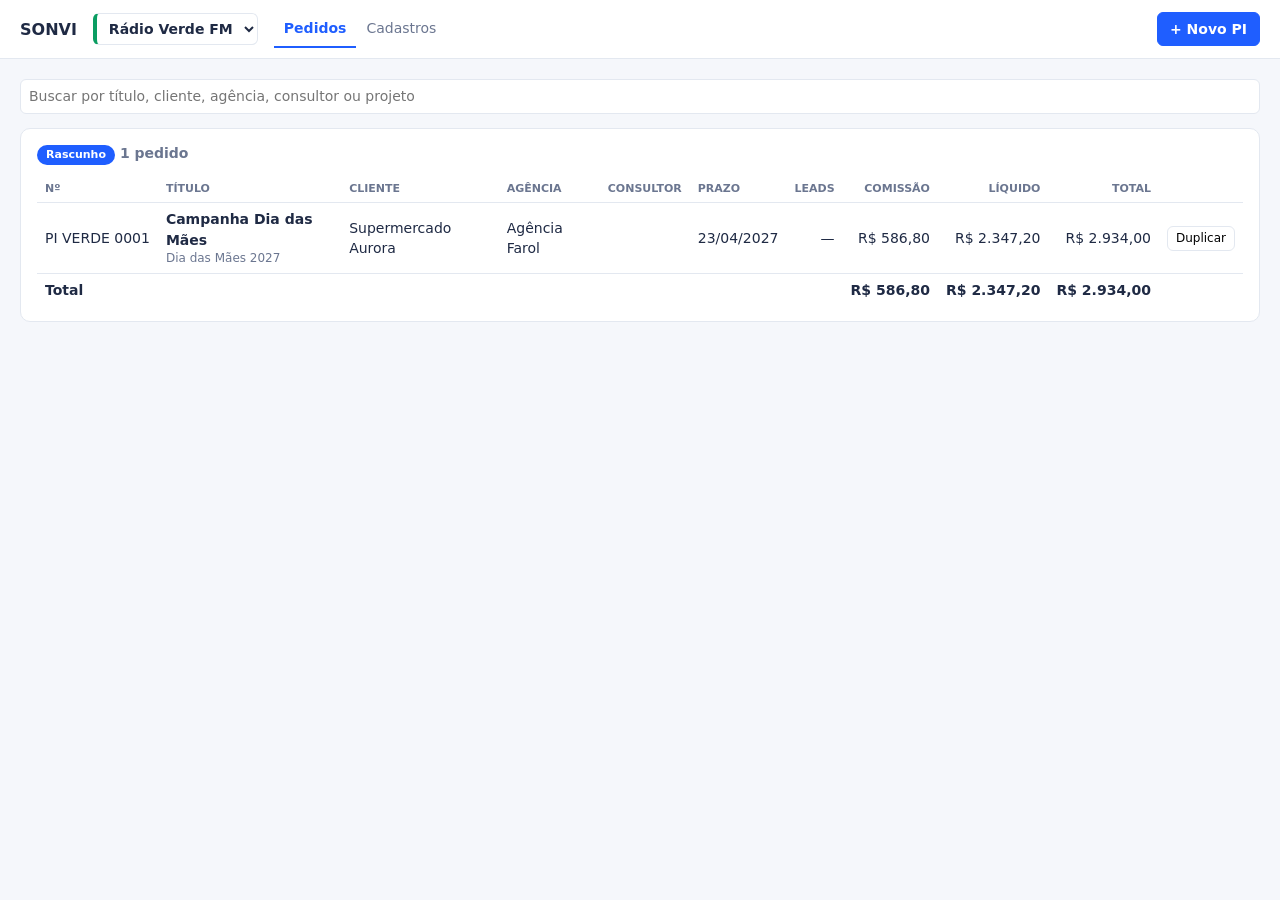
<file: prototipos/pi.html>
<!doctype html>
<html lang="pt-BR">
<head>
<meta charset="utf-8">
<meta name="viewport" content="width=device-width, initial-scale=1">
<title>SONVI · Pedidos de Inserção</title>
<style>
  :root { --bg:#f5f7fb; --card:#fff; --line:#e3e8f0; --ink:#1f2a44; --mute:#6b7690; --pri:#1f5eff; --ok:#0b9d62; --warn:#e08a12; --bad:#d6283b; }
  * { box-sizing:border-box; }
  body { margin:0; background:var(--bg); color:var(--ink); font:14px/1.45 system-ui,-apple-system,"Segoe UI",Roboto,sans-serif; }
  header.top { background:var(--card); border-bottom:1px solid var(--line); padding:10px 20px; display:flex; gap:16px; align-items:center; position:sticky; top:0; z-index:5; }
  header.top h1 { font-size:16px; margin:0; }
  nav button { background:none; border:0; padding:8px 10px; color:var(--mute); cursor:pointer; font:inherit; border-bottom:2px solid transparent; }
  nav button.on { color:var(--pri); border-color:var(--pri); font-weight:600; }
  main { padding:20px; max-width:1400px; margin:0 auto; }
  .card { background:var(--card); border:1px solid var(--line); border-radius:10px; padding:14px 16px; margin-bottom:14px; }
  .card h3 { margin:0 0 10px; font-size:14px; }
  .row { display:flex; gap:12px; flex-wrap:wrap; align-items:center; }
  .grow { flex:1; }
  label.f { display:flex; flex-direction:column; gap:3px; font-size:11px; color:var(--mute); text-transform:uppercase; letter-spacing:.03em; }
  input, select, textarea { font:inherit; color:inherit; border:1px solid var(--line); border-radius:6px; padding:6px 8px; background:#fff; min-width:0; }
  input:disabled, select:disabled, textarea:disabled { background:#f1f3f8; color:var(--mute); }
  textarea { width:100%; min-height:60px; resize:vertical; }
  button.b { font:inherit; border:1px solid var(--line); background:#fff; border-radius:6px; padding:6px 12px; cursor:pointer; }
  button.b.pri { background:var(--pri); border-color:var(--pri); color:#fff; font-weight:600; }
  button.b.sm { padding:3px 8px; font-size:12px; }
  button.x { border:0; background:none; color:var(--mute); cursor:pointer; font-size:15px; }
  table { border-collapse:collapse; width:100%; }
  th { text-align:left; font-size:11px; color:var(--mute); text-transform:uppercase; font-weight:600; padding:6px 8px; border-bottom:1px solid var(--line); white-space:nowrap; }
  td { padding:6px 8px; border-bottom:1px solid var(--line); vertical-align:middle; }
  td.r, th.r { text-align:right; font-variant-numeric:tabular-nums; }
  tr.tot td { font-weight:700; border-bottom:0; }
  tr.click { cursor:pointer; } tr.click:hover { background:#f7f9fd; }
  .pill { display:inline-block; padding:2px 9px; border-radius:20px; color:#fff; font-size:11px; font-weight:600; }
  .muted { color:var(--mute); } .small { font-size:12px; }
  .layout { display:grid; grid-template-columns:minmax(0,1fr) 240px; gap:14px; align-items:start; }
  .layout > .sum { position:sticky; top:64px; }
  @media (max-width:900px) { .layout { grid-template-columns:minmax(0,1fr); } .layout > .sum { position:static; } }
  .sum div { margin-bottom:10px; } .sum small { display:block; color:var(--mute); } .sum b { font-size:15px; } .sum .g b { color:var(--ok); }
  .gridwrap { overflow-x:auto; }
  .gridwrap td, .gridwrap th { padding:4px; }
  .gridwrap input.day { width:26px; padding:3px 0; text-align:center; border-radius:5px; }
  .gridwrap input.day.has { background:var(--pri); color:#fff; border-color:var(--pri); font-weight:700; }
  .gridwrap th.d { text-align:center; font-size:10px; line-height:1.1; padding:2px; }
  .gridwrap th.d.we { color:var(--bad); }
  .gridwrap input.w { width:190px; } .gridwrap input.n { width:92px; text-align:right; }
  .gridwrap select { padding:5px 4px; }
  .duo { display:flex; } .duo input { border-radius:6px 0 0 6px; width:74px; text-align:right; } .duo select { border-radius:0 6px 6px 0; border-left:0; }
  .tabs { display:flex; gap:4px; border-bottom:1px solid var(--line); margin-bottom:14px; }
  .tabs button { background:none; border:0; padding:8px 14px; cursor:pointer; font:inherit; color:var(--mute); border-bottom:2px solid transparent; text-transform:uppercase; font-size:12px; letter-spacing:.04em; }
  .tabs button.on { color:var(--pri); border-color:var(--pri); font-weight:700; }
  .kpis { display:grid; grid-template-columns:repeat(auto-fit,minmax(140px,1fr)); gap:10px; margin-bottom:14px; }
  .kpis .card { margin:0; border-top:3px solid var(--pri); } .kpis small { color:var(--mute); text-transform:uppercase; font-size:10px; } .kpis b { display:block; font-size:16px; }
  dialog { border:0; border-radius:12px; padding:0; width:min(560px,94vw); box-shadow:0 20px 60px rgba(0,0,30,.3); }
  dialog::backdrop { background:rgba(20,30,60,.45); }
  dialog form { padding:18px 20px; display:grid; gap:12px; } dialog h2 { margin:0; font-size:16px; }
  .g2 { display:grid; grid-template-columns:1fr 1fr; gap:10px; } .g2 input, .g2 select { width:100%; }
  .chk { display:flex; gap:6px; align-items:center; text-transform:none; font-size:13px; color:var(--ink); }
  #print { display:none; }
  @media print {
    @page { size:A4 landscape; margin:10mm; }
    body { background:#fff; } header.top, main, dialog { display:none !important; }
    #print { display:block; font-size:10px; color:#000; }
    #print h1 { font-size:16px; margin:0; } #print h2 { font-size:12px; margin:12px 0 4px; }
    #print table { margin:6px 0; } #print th, #print td { border:1px solid #777; padding:2px 3px; font-size:8.5px; color:#000; text-transform:none; }
    #print .meta { display:grid; grid-template-columns:repeat(3,1fr); gap:2px 16px; margin:8px 0; }
    #print .cols { display:grid; grid-template-columns:2fr 1fr; gap:12px; } #print .box { border:1px solid #777; padding:6px; }
    #print .sign { display:flex; gap:40px; margin-top:44px; } #print .sign div { flex:1; border-top:1px solid #000; text-align:center; padding-top:3px; }
  }
</style>
</head>
<body>
<header class="top">
  <h1>SONVI</h1>
  <span id="veh"></span>
  <nav id="nav"></nav>
  <span class="grow"></span>
  <button class="b pri" data-act="newPi">+ Novo PI</button>
</header>
<main id="app"></main>
<dialog id="dlg"></dialog>
<div id="print"></div>

<script>
// ---------- dados ----------
const KEY = 'sonvi-pi-v1';
// Fluxo do PI na rádio: o consultor monta, a OPEC confere, a grade programa e o financeiro fatura
const STATUS = { rascunho:['Rascunho','#1f5eff'], opec:['Na OPEC','#e08a12'], devolvido:['Devolvido','#d6283b'], aprovado:['Aprovado','#0b9d62'], programado:['Programado','#7a4cff'], faturado:['Faturado','#6b7690'], cancelado:['Cancelado','#9aa3b5'] };
const EDITABLE = ['rascunho', 'devolvido'];
// Campos complementares de cada tipo de mídia (o que aparece em cada linha da grade)
const MEDIA = { 'Rádio':['Programa / faixa','Formato'] };
const BILLING = { 10:'Faturar bruto contra a Agência', 20:'Faturar bruto contra o Cliente', 30:'Faturar líquido + comissão contra a Agência', 40:'Faturar líquido contra a Agência', 50:'Faturar líquido contra o Cliente' };
const PROFILES = { cliente:'Cliente (anunciante)', agencia:'Agência' };
const WD = ['D','S','T','Q','Q','S','S'];

const uid = () => Math.random().toString(36).slice(2, 9);
const esc = s => String(s ?? '').replace(/[&<>"]/g, c => ({ '&':'&amp;', '<':'&lt;', '>':'&gt;', '"':'&quot;' }[c]));
const brl = v => (v || 0).toLocaleString('pt-BR', { style:'currency', currency:'BRL' });
const num = s => { if (typeof s === 'number') return s; const n = parseFloat(String(s || '').replace(/\./g, '').replace(',', '.')); return isNaN(n) ? 0 : n; };
const nfmt = v => v ? v.toLocaleString('pt-BR', { minimumFractionDigits:2, maximumFractionDigits:2 }) : '';
const dfmt = d => d ? d.split('-').reverse().join('/') : '—';
const today = () => new Date().toISOString().slice(0, 10);

function seed() {
  const v1 = { id:uid(), name:'Rádio Verde FM', code:'VERDE', doc:'12.345.678/0001-90', address:'Cuiabá - MT', email:'', color:'#0b9d62', seq:1 };
  const v2 = { id:uid(), name:'Rádio Serra FM', code:'SERRA', doc:'98.765.432/0001-10', address:'Chapada dos Guimarães - MT', email:'', color:'#1f5eff', seq:0 };
  const p = (name, profile, doc, city) => ({ id:uid(), vehicleId:v1.id, name, profile, doc, address:city, email:'' });
  const people = [ p('Supermercado Aurora','cliente','11.222.333/0001-44','Cuiabá - MT'), p('Agência Farol','agencia','55.666.777/0001-88','Cuiabá - MT') ];
  const a = uid(), b = uid();
  const pi = { id:uid(), vehicleId:v1.id, num:1, title:'Campanha Dia das Mães', mediaType:'Rádio', client:'Supermercado Aurora', vehicle:v1.name, agency:'Agência Farol', project:'Dia das Mães 2027', owner:'', briefing:'', status:'rascunho', dueDate:'2027-04-23',
    commission:{ type:'pct', value:20 }, fee:{ type:'brl', value:0 }, discount:{ type:'brl', value:0 },
    pieces:[{ id:a, name:'Spot 30s - Oferta' }, { id:b, name:'Testemunhal 60s' }],
    grids:[{ id:uid(), place:'', period:'2027-05', items:[
      { id:uid(), piece:a, f1:'Manhã Total (06h-09h)', f2:'Spot 30"', days:{ 3:2, 4:2, 5:2, 6:2, 7:2 }, qty:0, unit:180, disc:{ type:'pct', value:0 }, bonus:false },
      { id:uid(), piece:b, f1:'Tarde Sertaneja (14h-17h)', f2:'Testemunhal', days:{ 6:1, 7:1, 8:1 }, qty:0, unit:420, disc:{ type:'pct', value:10 }, bonus:false },
      { id:uid(), piece:a, f1:'Madrugada (00h-05h)', f2:'Spot 30"', days:{ 5:3, 6:3 }, qty:0, unit:60, disc:{ type:'pct', value:0 }, bonus:true } ] }],
    result:{ leads:0, value:0, desc:'' }, billing:{ type:10, firstDue:'2027-06-10', installments:1, method:'Boleto', obsVehicle:'', obsClient:'' }, createdAt:today() };
  return { vehicles:[v1, v2], people, places:[], pis:[pi] };
}
let db; try { db = JSON.parse(localStorage.getItem(KEY)); } catch (e) {}
if (!db) db = seed();
const save = () => { try { localStorage.setItem(KEY, JSON.stringify(db)); } catch (e) {} };
let ui = { view:'list', piId:null, tab:'detalhes', q:'', vehicleId:db.vehicles[0].id };
const cur = () => db.pis.find(p => p.id === ui.piId);
// Tudo é individual por veículo (rádio): cadastros, PIs e numeração
const veh = id => db.vehicles.find(v => v.id === (id || ui.vehicleId));
const piNo = pi => `PI ${veh(pi.vehicleId).code} ${String(pi.num).padStart(4, '0')}`;

// ---------- regras financeiras ----------
const share = (rule, base) => rule.type === 'pct' ? base * num(rule.value) / 100 : num(rule.value);
const insertions = (pi, it) => pi.mediaType === 'Produção' ? num(it.qty) : Object.values(it.days || {}).reduce((s, n) => s + num(n), 0);
function itemCalc(pi, it) {
  const ins = insertions(pi, it), gross = ins * num(it.unit);
  const sub = Math.max(0, gross - share(it.disc, gross));
  return { ins, gross, sub: it.bonus ? 0 : sub };
}
function calc(pi) {
  let media = 0, bonus = 0, ins = 0;
  pi.grids.forEach(g => g.items.forEach(it => { const c = itemCalc(pi, it); ins += c.ins; if (it.bonus) bonus += c.gross; else media += c.sub; }));
  const discount = Math.min(media, share(pi.discount, media));
  const total = media - discount;                 // o que o cliente paga pela mídia
  const commission = pi.agency ? Math.min(total, share(pi.commission, total)) : 0; // parte da agência; sem agência não há comissão
  const net = total - commission;                 // o que chega ao veículo
  const fee = share(pi.fee, total);               // honorários, cobrados à parte do cliente
  return { media, bonus, ins, discount, total, commission, net, fee };
}
// Quem paga quem, conforme a instrução de faturamento
function billingEntries(pi, c) {
  const C = pi.client || 'Cliente', V = pi.vehicle || 'Veículo', A = pi.agency || 'Agência';
  const e = (from, to, what, value) => ({ from, to, what, value });
  const by = {
    10: [e(C, A, 'Valor total', c.total), e(A, V, 'Valor líquido', c.net)],
    20: [e(C, V, 'Valor total', c.total), e(V, A, 'Comissão', c.commission)],
    30: [e(C, A, 'Valor líquido', c.net), e(C, A, 'Comissão', c.commission), e(A, V, 'Valor líquido', c.net)],
    40: [e(C, A, 'Comissão', c.commission), e(A, V, 'Valor líquido', c.net)],
    50: [e(C, V, 'Valor líquido', c.net), e(C, A, 'Comissão', c.commission)] };
  if (!pi.agency) return [e(C, V, 'Valor total', c.total)]; // venda direta: o cliente paga a rádio
  const list = by[pi.billing.type] || by[10];
  if (c.fee > 0) list.push(e(C, A, 'Honorários', c.fee));
  return list;
}
function parcels(pi, value) {
  const n = Math.max(1, parseInt(pi.billing.installments) || 1), cents = Math.round(value * 100), base = Math.floor(cents / n);
  return Array.from({ length:n }, (_, k) => {
    let due = '';
    if (pi.billing.firstDue) { const [y, m, d] = pi.billing.firstDue.split('-').map(Number); const dt = new Date(y, m - 1 + k, 1); const last = new Date(dt.getFullYear(), dt.getMonth() + 1, 0).getDate(); due = `${dt.getFullYear()}-${String(dt.getMonth() + 1).padStart(2, '0')}-${String(Math.min(d, last)).padStart(2, '0')}`; }
    return { n:k + 1, due, value:(base + (k === n - 1 ? cents - base * n : 0)) / 100 };
  });
}

// ---------- telas ----------
const pill = s => `<span class="pill" style="background:${STATUS[s][1]}">${STATUS[s][0]}</span>`;
const opts = (list, sel) => list.map(o => `<option${o === sel ? ' selected' : ''}>${esc(o)}</option>`).join('');
const names = profile => db.people.filter(p => p.profile === profile && p.vehicleId === ui.vehicleId).map(p => p.name);
// Sugestões vindas do histórico: tudo que já foi digitado nesse campo nos PIs desta rádio
const history = (mediaType, f) => [...new Set(db.pis.filter(p => p.vehicleId === ui.vehicleId).flatMap(p => p.grids.flatMap(g => g.items.map(i => i[f]))).filter(Boolean))];
const datalist = (id, list) => `<datalist id="${id}">${list.map(o => `<option value="${esc(o)}">`).join('')}</datalist>`;

function render() {
  document.getElementById('veh').innerHTML = `<select data-ui="vehicleId" style="font-weight:700;border-left:4px solid ${veh().color}">${db.vehicles.map(v => `<option value="${v.id}"${v.id === ui.vehicleId ? ' selected' : ''}>${esc(v.name)}</option>`).join('')}</select>`;
  document.getElementById('nav').innerHTML = [['list','Pedidos'],['people','Cadastros']].map(([v, t]) => `<button class="${ui.view === v || (v === 'list' && ui.view === 'edit') ? 'on' : ''}" data-act="go" data-view="${v}">${t}</button>`).join('');
  document.getElementById('app').innerHTML = ui.view === 'edit' && cur() ? viewEdit(cur()) : ui.view === 'people' ? viewPeople() : viewList();
}

function viewList() {
  const q = ui.q.toLowerCase();
  const pis = db.pis.filter(p => p.vehicleId === ui.vehicleId && (!q || [p.title, p.client, p.agency, p.owner, p.project].join(' ').toLowerCase().includes(q)));
  const groups = Object.keys(STATUS).map(s => {
    const rows = pis.filter(p => p.status === s); if (!rows.length) return '';
    const t = { commission:0, net:0, total:0 };
    const body = rows.map(p => { const c = calc(p); t.commission += c.commission; t.net += c.net; t.total += c.total;
      return `<tr class="click" data-act="open" data-id="${p.id}"><td style="white-space:nowrap">${piNo(p)}</td><td><b>${esc(p.title)}</b><div class="muted small">${esc(p.project)}</div></td><td>${esc(p.client)}</td><td>${esc(p.agency) || '<span class="muted">Direto</span>'}</td><td>${esc(p.owner)}</td><td>${dfmt(p.dueDate)}</td><td class="r">${p.result.leads || '—'}</td><td class="r">${brl(c.commission)}</td><td class="r">${brl(c.net)}</td><td class="r">${brl(c.total)}</td><td class="r"><button class="b sm" data-act="dup" data-id="${p.id}">Duplicar</button></td></tr>`; }).join('');
    return `<div class="card"><h3>${pill(s)} <span class="muted">${rows.length} ${rows.length > 1 ? 'pedidos' : 'pedido'}</span></h3><table><thead><tr><th>Nº</th><th>Título</th><th>Cliente</th><th>Agência</th><th>Consultor</th><th>Prazo</th><th class="r">Leads</th><th class="r">Comissão</th><th class="r">Líquido</th><th class="r">Total</th><th></th></tr></thead><tbody>${body}<tr class="tot"><td colspan="7">Total</td><td class="r">${brl(t.commission)}</td><td class="r">${brl(t.net)}</td><td class="r">${brl(t.total)}</td><td></td></tr></tbody></table></div>`;
  }).join('');
  return `<div class="row" style="margin-bottom:14px"><input class="grow" placeholder="Buscar por título, cliente, agência, consultor ou projeto" value="${esc(ui.q)}" data-ui="q"></div>${groups || `<div class="card muted">Nenhum pedido em ${esc(veh().name)}.</div>`}`;
}

function duo(path, rule, ro) { return `<span class="duo"><input value="${nfmt(num(rule.value))}" data-f="${path}.value" data-k="num"${ro}><select data-f="${path}.type"${ro}><option value="pct"${rule.type === 'pct' ? ' selected' : ''}>%</option><option value="brl"${rule.type === 'brl' ? ' selected' : ''}>R$</option></select></span>`; }

function viewEdit(pi) {
  const ro = EDITABLE.includes(pi.status) ? '' : ' disabled', c = calc(pi);
  const head = `<div class="card"><div class="row"><button class="b sm" data-act="go" data-view="list">← Voltar</button><span class="muted" style="white-space:nowrap">${piNo(pi)}</span><input class="grow" style="font-size:16px;font-weight:700" value="${esc(pi.title)}" data-f="title"${ro}>
    <select data-f="status" data-rerender="1">${Object.keys(STATUS).map(s => `<option value="${s}"${pi.status === s ? ' selected' : ''}>${STATUS[s][0]}</option>`).join('')}</select>
    <button class="b pri" data-act="exportDlg">Exportar PDF</button><button class="b" data-act="del" data-id="${pi.id}">Excluir</button></div>
    ${ro ? '<p class="muted small" style="margin:8px 0 0">Só é possível editar em Rascunho ou Devolvido. Nos demais status o pedido fica somente leitura, exceto os resultados.</p>' : ''}</div>
    <div class="tabs">${[['detalhes','Detalhes'],['faturamento','Faturamento']].map(([t, n]) => `<button class="${ui.tab === t ? 'on' : ''}" data-act="tab" data-tab="${t}">${n}</button>`).join('')}</div>`;
  return head + (ui.tab === 'faturamento' ? tabBilling(pi, c, ro) : tabDetails(pi, c, ro));
}

function tabDetails(pi, c, ro) {
  const info = `<div class="card"><div class="row">
    <label class="f">Cliente<input list="dl-cliente" value="${esc(pi.client)}" data-f="client"${ro}></label>
    <label class="f">Agência (opcional)<input list="dl-agencia" value="${esc(pi.agency)}" data-f="agency" data-rerender="1"${ro}></label>
    <label class="f">Projeto<input value="${esc(pi.project)}" data-f="project"${ro}></label>
    <label class="f">Consultor<input value="${esc(pi.owner)}" data-f="owner"${ro}></label></div>
    <div class="row" style="margin-top:12px">
    <label class="f">Comissão ${duo('commission', pi.commission, ro)}</label>
    <label class="f">Honorários ${duo('fee', pi.fee, ro)}</label>
    <label class="f">Desconto geral ${duo('discount', pi.discount, ro)}</label>
    <label class="f">Prazo<input type="date" value="${pi.dueDate || ''}" data-f="dueDate"${ro}></label></div>
    ${['cliente','agencia'].map(p => datalist('dl-' + p, names(p))).join('')}</div>`;
  const pieces = `<div class="card"><h3>Peças</h3><div class="row">${pi.pieces.map((p, i) => `<span class="row" style="gap:4px"><b>${String.fromCharCode(65 + i)}</b><input value="${esc(p.name)}" data-f="name" data-piece="${p.id}" data-rerender="1"${ro}>${ro ? '' : `<button class="x" data-act="rmPiece" data-id="${p.id}" title="Remover peça">×</button>`}</span>`).join('')}${ro ? '' : '<button class="b sm" data-act="addPiece">+ Adicionar peça</button>'}</div></div>`;
  const grids = pi.grids.map(g => gridCard(pi, g, ro)).join('') + (ro ? '' : '<p><button class="b" data-act="addGrid">+ Adicionar grade</button></p>');
  const results = `<div class="card"><h3>Resultados</h3><div class="row">
    <label class="f">Leads<input class="n" style="width:90px" value="${pi.result.leads || ''}" data-f="result.leads" data-k="num"></label>
    <label class="f">Valor (R$)<input style="width:120px" value="${nfmt(pi.result.value)}" data-f="result.value" data-k="num"></label>
    <label class="f grow">Descrição<input value="${esc(pi.result.desc)}" data-f="result.desc"></label></div></div>
    <div class="card"><h3>Briefing</h3><textarea data-f="briefing"${ro}>${esc(pi.briefing)}</textarea></div>`;
  return `<div class="layout"><div>${info}${pieces}${grids}${results}</div><div class="card sum" id="sum">${summary(c)}</div></div>`;
}

const summary = c => `<h3>Resumo financeiro</h3>
  <div><small>Total da mídia</small><b>${brl(c.media)}</b></div><div><small>Desconto geral</small><b>${brl(c.discount)}</b></div><hr style="border:0;border-top:1px solid var(--line)">
  <div><small>Valor total</small><b>${brl(c.total)}</b></div><div class="g"><small>Comissão</small><b>${brl(c.commission)}</b></div>
  <div><small>Valor líquido</small><b>${brl(c.net)}</b></div><div><small>Bonificação</small><b>${c.bonus ? brl(c.bonus) : '—'}</b></div>
  <div class="g"><small>Honorários</small><b>${brl(c.fee)}</b></div><div><small>Inserções</small><b>${c.ins}</b></div>`;

function gridCard(pi, g, ro) {
  const prod = pi.mediaType === 'Produção', [l1, l2] = MEDIA[pi.mediaType];
  const [y, m] = (g.period || today().slice(0, 7)).split('-').map(Number), nd = new Date(y, m, 0).getDate();
  const days = Array.from({ length:nd }, (_, i) => i + 1);
  const pieceSel = it => `<select data-f="piece" data-g="${g.id}" data-i="${it.id}"${ro}><option value=""></option>${pi.pieces.map((p, i) => `<option value="${p.id}"${it.piece === p.id ? ' selected' : ''}>${String.fromCharCode(65 + i)} · ${esc(p.name)}</option>`).join('')}</select>`;
  const a = it => `data-g="${g.id}" data-i="${it.id}"${ro}`;
  let tIns = 0, tSub = 0;
  const rows = g.items.map(it => { const c = itemCalc(pi, it); tIns += c.ins; tSub += c.sub;
    const mid = prod ? `<td><input class="n" value="${it.qty || ''}" data-f="qty" data-k="num" ${a(it)}></td>`
      : `<td><input class="w" list="dl-f1" value="${esc(it.f1)}" data-f="f1" ${a(it)}></td><td><input class="w" style="width:120px" list="dl-f2" value="${esc(it.f2)}" data-f="f2" ${a(it)}></td>${days.map(d => `<td><input class="day${it.days[d] ? ' has' : ''}" value="${it.days[d] || ''}" data-day="${d}" ${a(it)}></td>`).join('')}<td class="r" id="ins-${it.id}">${c.ins}</td>`;
    return `<tr><td>${pieceSel(it)}</td>${mid}<td><input class="n" value="${nfmt(num(it.unit))}" data-f="unit" data-k="num" ${a(it)}></td><td><span class="duo"><input value="${nfmt(num(it.disc.value))}" data-f="disc.value" data-k="num" ${a(it)}><select data-f="disc.type" ${a(it)}><option value="pct"${it.disc.type === 'pct' ? ' selected' : ''}>%</option><option value="brl"${it.disc.type === 'brl' ? ' selected' : ''}>R$</option></select></span></td><td class="r" id="sub-${it.id}">${brl(c.sub)}</td><td style="text-align:center"><input type="checkbox"${it.bonus ? ' checked' : ''} data-f="bonus" data-k="bool" ${a(it)}></td><td>${ro ? '' : `<button class="x" data-act="rmItem" data-g="${g.id}" data-id="${it.id}">×</button>`}</td></tr>`; }).join('');
  const headMid = prod ? '<th class="r">Quantidade</th>' : `<th>${l1}</th><th>${l2}</th>${days.map(d => { const w = new Date(y, m - 1, d).getDay(); return `<th class="d${w === 0 || w === 6 ? ' we' : ''}">${WD[w]}<br>${String(d).padStart(2, '0')}</th>`; }).join('')}<th class="r">Ins.</th>`;
  const span = prod ? 1 : 2 + nd;
  return `<div class="card"><div class="row" style="margin-bottom:8px"><h3 style="margin:0">Grade</h3>
    ${prod ? '' : `<label class="f">Período<input type="month" value="${g.period}" data-f="period" data-g="${g.id}" data-rerender="1"${ro}></label>`}
    <span class="grow"></span>${ro ? '' : `<button class="b sm" data-act="rmGrid" data-id="${g.id}">Remover grade</button>`}</div>
    <div class="gridwrap"><table><thead><tr><th>Peça</th>${headMid}<th class="r">Valor unit.</th><th>Desconto</th><th class="r">Subtotal</th><th>Bonif.</th><th></th></tr></thead>
    <tbody>${rows}<tr class="tot"><td>${ro ? '' : `<button class="b sm" data-act="addItem" data-id="${g.id}">+ Adicionar item</button>`}</td><td colspan="${span}" class="r">Totais</td>${prod ? '' : `<td class="r" id="gins-${g.id}">${tIns}</td>`}<td colspan="2"></td><td class="r" id="gsub-${g.id}">${brl(tSub)}</td><td colspan="2"></td></tr></tbody></table></div>
    ${datalist('dl-f1', history(pi.mediaType, 'f1'))}${datalist('dl-f2', history(pi.mediaType, 'f2'))}</div>`;
}

function tabBilling(pi, c, ro) {
  const kpi = (t, v, col) => `<div class="card" style="border-top-color:${col || 'var(--pri)'}"><small>${t}</small><b>${brl(v)}</b></div>`;
  const blocks = billingEntries(pi, c).map(e => `<div class="card"><h3>${esc(e.from)} paga ${e.what.toLowerCase()} para ${esc(e.to)}</h3><table><thead><tr><th>#</th><th>Vencimento</th><th>Lançamento</th><th class="r">Valor</th><th class="r">Forma</th></tr></thead><tbody>${parcels(pi, e.value).map(p => `<tr><td>${p.n}</td><td>${dfmt(p.due)}</td><td>${esc(e.what)} — ${esc(e.from)} → ${esc(e.to)}</td><td class="r">${brl(p.value)}</td><td class="r">${esc(pi.billing.method)}</td></tr>`).join('')}</tbody></table></div>`).join('');
  return `<div class="kpis">${kpi('Total da mídia', c.media)}${kpi('Desc. geral', c.discount)}${kpi('Valor total', c.total)}${kpi('Comissão', c.commission, 'var(--ok)')}${kpi('Valor líquido', c.net, 'var(--ok)')}${kpi('Honorários', c.fee)}${kpi('Bonificação', c.bonus, 'var(--mute)')}</div>
    <div class="card"><div class="row">
    <label class="f grow">Instrução de faturamento<select data-f="billing.type" data-k="int" data-rerender="1"${ro}>${Object.entries(BILLING).map(([k, v]) => `<option value="${k}"${+k === +pi.billing.type ? ' selected' : ''}>${v}</option>`).join('')}</select></label>
    <label class="f">1º vencimento<input type="date" value="${pi.billing.firstDue || ''}" data-f="billing.firstDue" data-rerender="1"${ro}></label>
    <label class="f">Parcelas<input type="number" min="1" max="24" style="width:80px" value="${pi.billing.installments}" data-f="billing.installments" data-k="int" data-rerender="1"${ro}></label>
    <label class="f">Forma de pagamento<select data-f="billing.method" data-rerender="1"${ro}>${opts(['Boleto','Pix','Transferência','Cartão'], pi.billing.method)}</select></label></div></div>
    ${blocks}
    <div class="card"><h3>Observações ao veículo</h3><textarea data-f="billing.obsVehicle"${ro}>${esc(pi.billing.obsVehicle)}</textarea></div>
    <div class="card"><h3>Observações ao cliente</h3><textarea data-f="billing.obsClient"${ro}>${esc(pi.billing.obsClient)}</textarea></div>`;
}

function viewPeople() {
  const vf = (v, f, w) => `<input value="${esc(v[f])}" data-v="${v.id}" data-vf="${f}"${w ? ` style="width:${w}px"` : ''}>`;
  return `<div class="card"><h3>Clientes e agências de ${esc(veh().name)}</h3><table><thead><tr><th>Nome</th><th>Perfil</th><th>CNPJ / CPF</th><th>Endereço</th><th>E-mail</th><th></th></tr></thead><tbody>
    ${db.people.filter(p => p.vehicleId === ui.vehicleId).map(p => `<tr><td><input value="${esc(p.name)}" data-p="${p.id}" data-pf="name"></td><td><select data-p="${p.id}" data-pf="profile">${Object.entries(PROFILES).map(([k, v]) => `<option value="${k}"${p.profile === k ? ' selected' : ''}>${v}</option>`).join('')}</select></td><td><input value="${esc(p.doc)}" data-p="${p.id}" data-pf="doc"></td><td><input value="${esc(p.address)}" data-p="${p.id}" data-pf="address"></td><td><input value="${esc(p.email)}" data-p="${p.id}" data-pf="email"></td><td><button class="x" data-act="rmPerson" data-id="${p.id}">×</button></td></tr>`).join('')}
    </tbody></table><p><button class="b sm" data-act="addPerson">+ Adicionar pessoa</button></p>
    <p class="muted small">Cada rádio tem os seus próprios cadastros. Programas, faixas e formatos são sugeridos a partir dos PIs anteriores da mesma rádio.</p></div>
    <div class="card"><h3>Veículos (rádios)</h3><table><thead><tr><th>Nome</th><th>Sigla do PI</th><th>CNPJ</th><th>Cidade</th><th>E-mail</th><th>Cor</th></tr></thead><tbody>
    ${db.vehicles.map(v => `<tr><td>${vf(v, 'name')}</td><td>${vf(v, 'code', 90)}</td><td>${vf(v, 'doc')}</td><td>${vf(v, 'address')}</td><td>${vf(v, 'email')}</td><td><input type="color" value="${v.color}" data-v="${v.id}" data-vf="color"></td></tr>`).join('')}
    </tbody></table><p><button class="b sm" data-act="addVehicle">+ Adicionar veículo</button></p></div>`;
}

// ---------- ações ----------
function newPi(base) {
  const v = veh(); v.seq += 1; // numeração separada por veículo
  return Object.assign({ id:uid(), vehicleId:v.id, num:v.seq, title:'', mediaType:'Rádio', client:'', vehicle:v.name, agency:'', project:'', owner:'', briefing:'', status:'rascunho', dueDate:'',
    commission:{ type:'pct', value:20 }, fee:{ type:'brl', value:0 }, discount:{ type:'brl', value:0 }, pieces:[], grids:[],
    result:{ leads:0, value:0, desc:'' }, billing:{ type:10, firstDue:'', installments:1, method:'Boleto', obsVehicle:'', obsClient:'' }, createdAt:today() }, base || {});
}
const blankItem = () => ({ id:uid(), piece:'', f1:'', f2:'', days:{}, qty:0, unit:0, disc:{ type:'pct', value:0 }, bonus:false });
// Cadastra na hora quem ainda não existe, como acontece no preenchimento do PI
function learn(pi) {
  [['client','cliente'],['agency','agencia']].forEach(([f, profile]) => { const n = (pi[f] || '').trim(); if (n && !db.people.some(p => p.name === n && p.profile === profile && p.vehicleId === pi.vehicleId)) db.people.push({ id:uid(), vehicleId:pi.vehicleId, name:n, profile, doc:'', address:'', email:'' }); });
}
const dlg = document.getElementById('dlg');
const actions = {
  go: d => { ui.view = d.view; render(); },
  tab: d => { ui.tab = d.tab; render(); },
  open: d => { ui.view = 'edit'; ui.piId = d.id; ui.tab = 'detalhes'; render(); },
  newPi: () => {
    dlg.innerHTML = `<form method="dialog" id="fNew"><h2>Novo PI · ${esc(veh().name)}</h2>
      <label class="f">Título<input name="title" required></label>
      <div class="g2"><label class="f">Cliente<input name="client" list="n-c" required></label><label class="f">Agência (opcional)<input name="agency" list="n-a"></label>
      <label class="f">Consultor<input name="owner"></label><label class="f">Projeto / campanha<input name="project"></label></div>
      <label class="f">Briefing<textarea name="briefing"></textarea></label>
      ${datalist('n-c', names('cliente'))}${datalist('n-a', names('agencia'))}
      <div class="row"><span class="grow"></span><button class="b" value="cancel" formnovalidate>Cancelar</button><button class="b pri" value="ok">Criar e editar</button></div></form>`;
    dlg.showModal();
  },
  dup: d => { const src = db.pis.find(p => p.id === d.id), copy = JSON.parse(JSON.stringify(src)); const n = newPi(); Object.assign(copy, { id:n.id, num:n.num, status:'rascunho', title:src.title + ' (cópia)', createdAt:today(), result:{ leads:0, value:0, desc:'' } }); db.pis.push(copy); save(); render(); },
  del: d => { if (confirm('Excluir este pedido de inserção?')) { db.pis = db.pis.filter(p => p.id !== d.id); ui.view = 'list'; save(); render(); } },
  addPiece: () => { cur().pieces.push({ id:uid(), name:'' }); save(); render(); },
  rmPiece: d => { const pi = cur(); pi.pieces = pi.pieces.filter(p => p.id !== d.id); save(); render(); },
  addGrid: () => { const pi = cur(), last = pi.grids[pi.grids.length - 1]; pi.grids.push({ id:uid(), place:'', period:last ? last.period : today().slice(0, 7), items:[blankItem()] }); save(); render(); },
  rmGrid: d => { const pi = cur(); pi.grids = pi.grids.filter(g => g.id !== d.id); save(); render(); },
  addItem: d => { cur().grids.find(g => g.id === d.id).items.push(blankItem()); save(); render(); },
  rmItem: d => { const g = cur().grids.find(g => g.id === d.g); g.items = g.items.filter(i => i.id !== d.id); save(); render(); },
  addPerson: () => { db.people.push({ id:uid(), vehicleId:ui.vehicleId, name:'', profile:'cliente', doc:'', address:'', email:'' }); save(); render(); },
  rmPerson: d => { db.people = db.people.filter(p => p.id !== d.id); save(); render(); },
  addVehicle: () => { db.vehicles.push({ id:uid(), name:'Nova rádio', code:'NOVA', doc:'', address:'', email:'', color:'#1f5eff', seq:0 }); save(); render(); },
  exportDlg: () => {
    const c = (n, t) => `<label class="f chk"><input type="checkbox" name="${n}" checked>${t}</label>`;
    dlg.innerHTML = `<form method="dialog" id="fExp"><h2>Exportar pedido de inserção</h2>
      <div class="g2"><label class="f">Data do documento<input type="date" name="date" value="${today()}"></label><label class="f">Para<select name="to"><option value="vehicle">Veículo</option><option value="client">Cliente</option></select></label></div>
      <div class="g2">${c('commission','Comissão / valor líquido')}${c('fee','Honorários da agência')}${c('clientData','Dados do cliente')}${c('vehicleData','Dados do veículo')}${c('obsVehicle','Observações ao veículo')}${c('obsClient','Observações ao cliente')}${c('signClient','Assinatura cliente')}${c('signVehicle','Assinatura veículo')}${c('signAgency','Assinatura agência')}</div>
      <div class="row"><span class="grow"></span><button class="b" value="cancel">Cancelar</button><button class="b pri" value="ok">Exportar</button></div></form>`;
    dlg.showModal();
  }
};
dlg.addEventListener('close', () => {
  const f = dlg.querySelector('form'); if (!f || dlg.returnValue !== 'ok') return;
  const v = Object.fromEntries(new FormData(f));
  if (f.id === 'fNew') { const pi = newPi(v); learn(pi); db.pis.push(pi); save(); ui.view = 'edit'; ui.piId = pi.id; ui.tab = 'detalhes'; render(); }
  if (f.id === 'fExp') { buildPrint(cur(), v); setTimeout(() => window.print(), 50); }
});

document.addEventListener('click', e => {
  const el = e.target.closest('[data-act]'); if (!el) return;
  if (el.tagName === 'A') e.preventDefault();
  if (el.tagName === 'BUTTON' && el.closest('tr.click')) e.stopPropagation();
  actions[el.dataset.act](el.dataset);
});
const setPath = (obj, path, val) => { const ks = path.split('.'); const last = ks.pop(); ks.reduce((o, k) => o[k], obj)[last] = val; };
document.addEventListener('change', e => {
  const el = e.target, d = el.dataset;
  if (d.ui) { ui[d.ui] = el.value; if (d.ui === 'vehicleId' && ui.view === 'edit') ui.view = 'list'; render(); return; }
  if (d.vf) { const v = veh(d.v); v[d.vf] = el.value; if (d.vf === 'name') db.pis.forEach(p => { if (p.vehicleId === v.id) p.vehicle = v.name; }); save(); render(); return; }
  if (d.pf) { db.people.find(p => p.id === d.p)[d.pf] = el.value; save(); return; }
  const pi = cur(); if (!pi || !(d.f || d.day)) return;
  const val = d.k === 'num' ? num(el.value) : d.k === 'int' ? parseInt(el.value) || 1 : d.k === 'bool' ? el.checked : el.value;
  const grid = d.g && pi.grids.find(g => g.id === d.g), item = grid && d.i && grid.items.find(i => i.id === d.i);
  if (d.day) { const n = parseInt(el.value) || 0; if (n > 0) item.days[d.day] = n; else delete item.days[d.day]; el.value = n || ''; el.classList.toggle('has', n > 0); }
  else if (d.piece) pi.pieces.find(p => p.id === d.piece).name = val;
  else setPath(item || grid || pi, d.f, val);
  if (d.k === 'num' && !d.day && d.f !== 'qty' && d.f !== 'result.leads') el.value = nfmt(val);
  learn(pi); save();
  if (d.rerender) return render();
  // Atualiza só os números calculados, para não perder o foco durante a digitação
  pi.grids.forEach(g => { let ti = 0, ts = 0; g.items.forEach(it => { const c = itemCalc(pi, it); ti += c.ins; ts += c.sub; const a = document.getElementById('ins-' + it.id), b = document.getElementById('sub-' + it.id); if (a) a.textContent = c.ins; if (b) b.textContent = brl(c.sub); }); const a = document.getElementById('gins-' + g.id), b = document.getElementById('gsub-' + g.id); if (a) a.textContent = ti; if (b) b.textContent = brl(ts); });
  const s = document.getElementById('sum'); if (s) s.innerHTML = summary(calc(pi));
});

// ---------- documento para impressão / PDF ----------
function buildPrint(pi, o) {
  const c = calc(pi), prod = pi.mediaType === 'Produção', [l1, l2] = MEDIA[pi.mediaType];
  const person = (name, profile) => db.people.find(p => p.name === name && p.profile === profile && p.vehicleId === pi.vehicleId) || { name };
  const letter = id => { const i = pi.pieces.findIndex(p => p.id === id); return i < 0 ? '' : String.fromCharCode(65 + i); };
  const grids = pi.grids.map(g => {
    const [y, m] = g.period.split('-').map(Number), nd = new Date(y, m, 0).getDate(), days = Array.from({ length:nd }, (_, i) => i + 1);
    let sub = 0;
    const rows = g.items.map(it => { const k = itemCalc(pi, it); sub += k.sub; const dv = num(it.disc.value);
      return `<tr><td>${prod ? esc((pi.pieces.find(p => p.id === it.piece) || {}).name) : letter(it.piece)}</td>${prod ? `<td class="r">${k.ins}</td>` : `<td>${esc(it.f1)}</td><td>${esc(it.f2)}</td>${days.map(d => `<td style="text-align:center">${it.days[d] || ''}</td>`).join('')}<td class="r">${k.ins}</td>`}<td class="r">${nfmt(num(it.unit))}</td><td class="r">${dv ? (it.disc.type === 'pct' ? dv + '%' : nfmt(dv)) : '-'}</td><td class="r">${nfmt(k.sub) || '0,00'}</td><td>${it.bonus ? 'X' : ''}</td></tr>`; }).join('');
    return `<div><b>Período:</b> ${String(m).padStart(2, '0')}/${y}</div><table><thead><tr><th>Peça</th>${prod ? '<th>Qtd.</th>' : `<th>${l1}</th><th>${l2}</th>${days.map(d => `<th>${WD[new Date(y, m - 1, d).getDay()]}<br>${d}</th>`).join('')}<th>Inser.</th>`}<th>Valor unit.</th><th>Desc.</th><th>Subtotal</th><th>B</th></tr></thead><tbody>${rows}</tbody></table><div style="text-align:right"><b>Subtotal: ${brl(sub)}</b></div>`;
  }).join('');
  const data = (title, p) => `<div class="box"><b>${title}:</b> ${esc(p.name)}<br>${p.doc ? 'CNPJ/CPF: ' + esc(p.doc) + '<br>' : ''}${p.address ? esc(p.address) + '<br>' : ''}${p.email ? esc(p.email) : ''}</div>`;
  const bills = billingEntries(pi, c).filter(e => (o.commission || e.what !== 'Comissão') && (o.fee || e.what !== 'Honorários')).flatMap(e => parcels(pi, e.value).map(p => `<tr><td>${esc(e.from)} → ${esc(e.to)}</td><td>${esc(e.what)}</td><td>${p.n}</td><td>${dfmt(p.due)}</td><td class="r">${nfmt(p.value) || '0,00'}</td><td>${esc(pi.billing.method)}</td></tr>`)).join('');
  const obs = o.to === 'vehicle' ? (o.obsVehicle && pi.billing.obsVehicle ? ['Observações ao veículo', pi.billing.obsVehicle] : null) : (o.obsClient && pi.billing.obsClient ? ['Observações ao cliente', pi.billing.obsClient] : null);
  const signs = [o.signClient && pi.client, o.signVehicle && pi.vehicle, o.signAgency && pi.agency].filter(Boolean);
  document.getElementById('print').innerHTML = `<h1 style="border-left:6px solid ${veh(pi.vehicleId).color};padding-left:8px">Pedido de Inserção · ${piNo(pi)}</h1><div>${esc(pi.title)}</div>
    <div class="meta"><div><b>Agência:</b> ${esc(pi.agency) || 'Venda direta'}</div><div><b>Veículo:</b> ${esc(pi.vehicle)}</div><div><b>Data:</b> ${dfmt(o.date)}</div><div><b>Mídia:</b> ${esc(pi.mediaType)}</div><div><b>Anunciante:</b> ${esc(pi.client)}</div><div><b>Projeto:</b> ${esc(pi.project)}</div><div><b>Consultor:</b> ${esc(pi.owner)}</div><div><b>Total de inserções:</b> ${c.ins}</div><div><b>Para:</b> ${o.to === 'vehicle' ? 'Veículo' : 'Cliente'}</div></div>
    ${prod ? '' : `<div><b>Peças:</b> ${pi.pieces.map((p, i) => `<b>${String.fromCharCode(65 + i)}</b> - ${esc(p.name)}`).join(' &nbsp; ')}</div>`}
    ${grids}
    <div class="cols"><div class="box"><b>Valor total: ${brl(c.total)}</b>${c.discount ? ` (desconto geral ${brl(c.discount)})` : ''}${c.bonus ? ` &nbsp; Bonificação: ${brl(c.bonus)}` : ''}${o.commission ? `<br>Comissão: ${brl(c.commission)} &nbsp; Valor líquido: ${brl(c.net)}` : ''}${o.fee && c.fee ? `<br>Honorários da agência: ${brl(c.fee)}` : ''}
      <h2>${BILLING[pi.billing.type]}</h2><table><thead><tr><th>De → para</th><th>Lançamento</th><th>Parc.</th><th>Vencimento</th><th>Valor (R$)</th><th>Forma</th></tr></thead><tbody>${bills}</tbody></table></div>
      <div>${o.vehicleData ? data('Veículo', veh(pi.vehicleId)) : ''}${o.clientData ? data('Cliente', person(pi.client, 'cliente')) : ''}</div></div>
    ${obs ? `<h2>${obs[0]}</h2><div>${esc(obs[1]).replace(/\n/g, '<br>')}</div>` : ''}
    ${signs.length ? `<div class="sign">${signs.map(s => `<div>${esc(s)}</div>`).join('')}</div>` : ''}`;
}

render();
</script>
</body>
</html>
</file>
